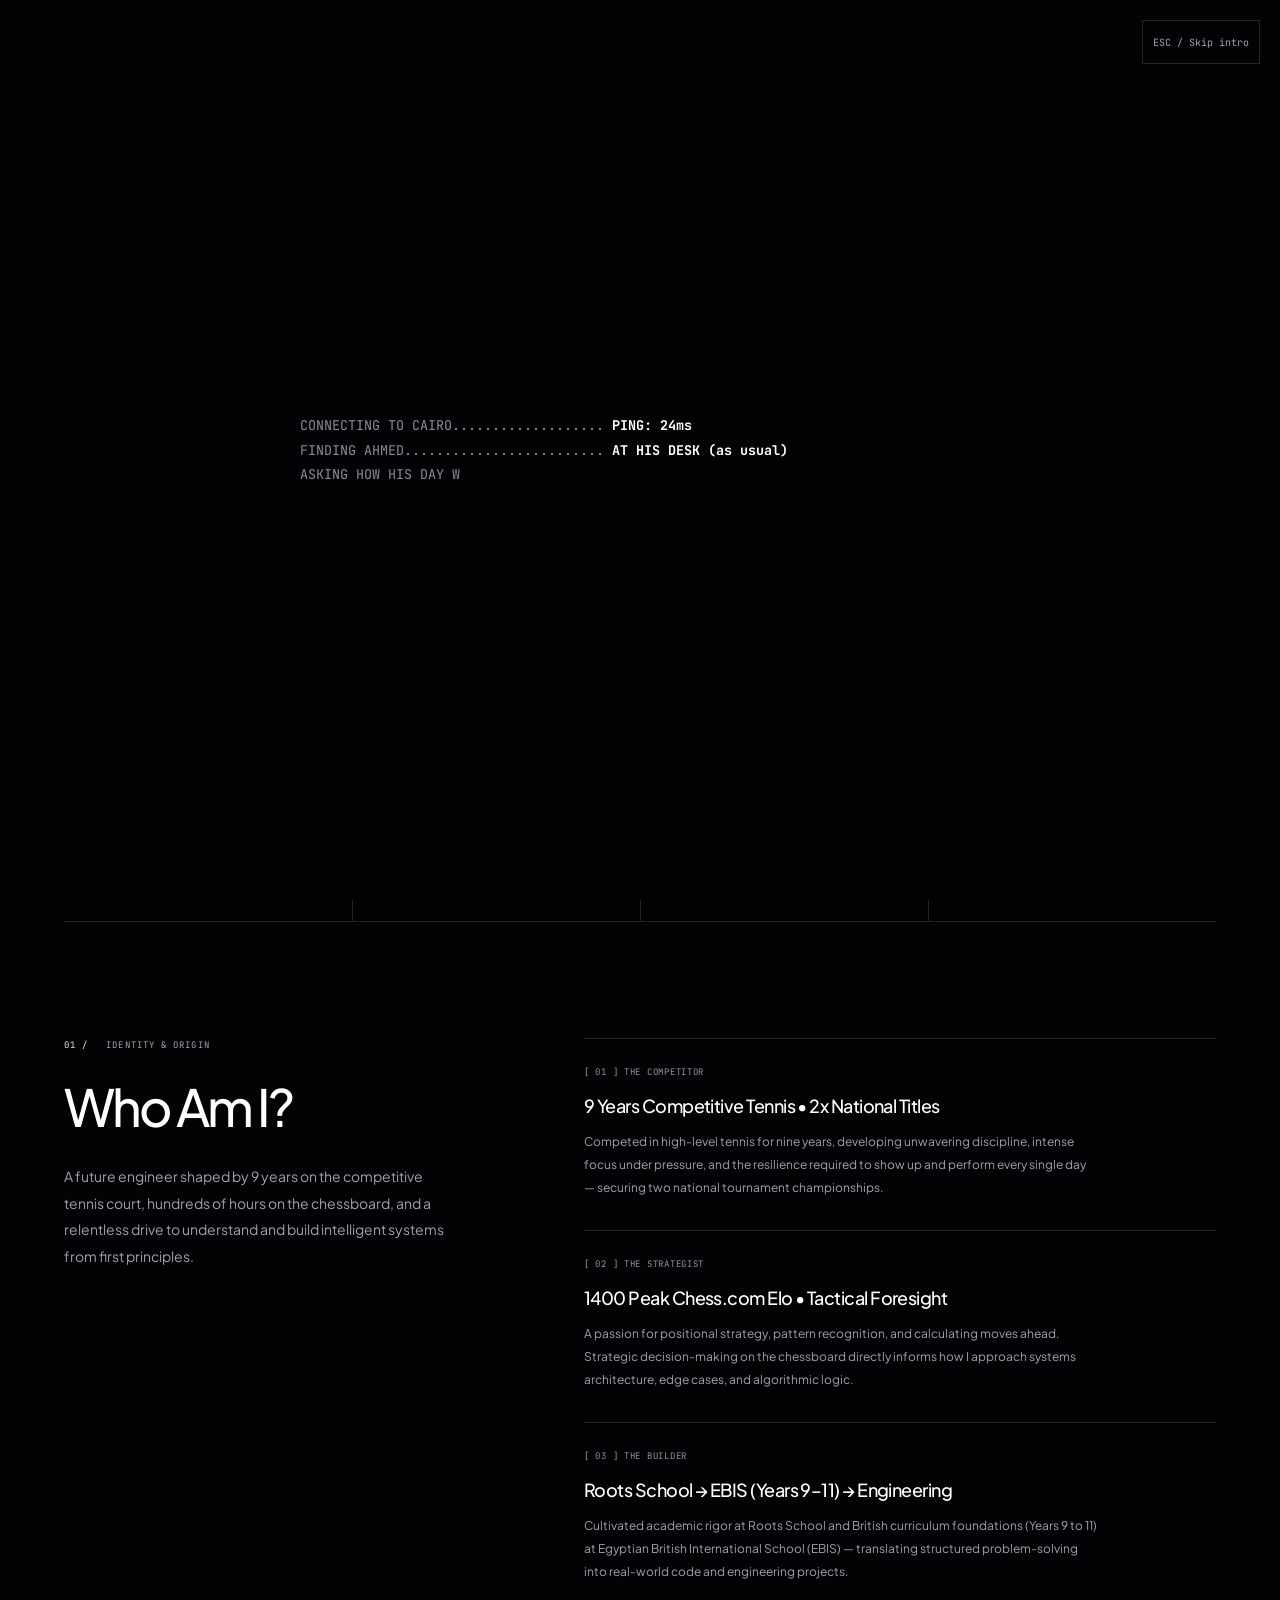
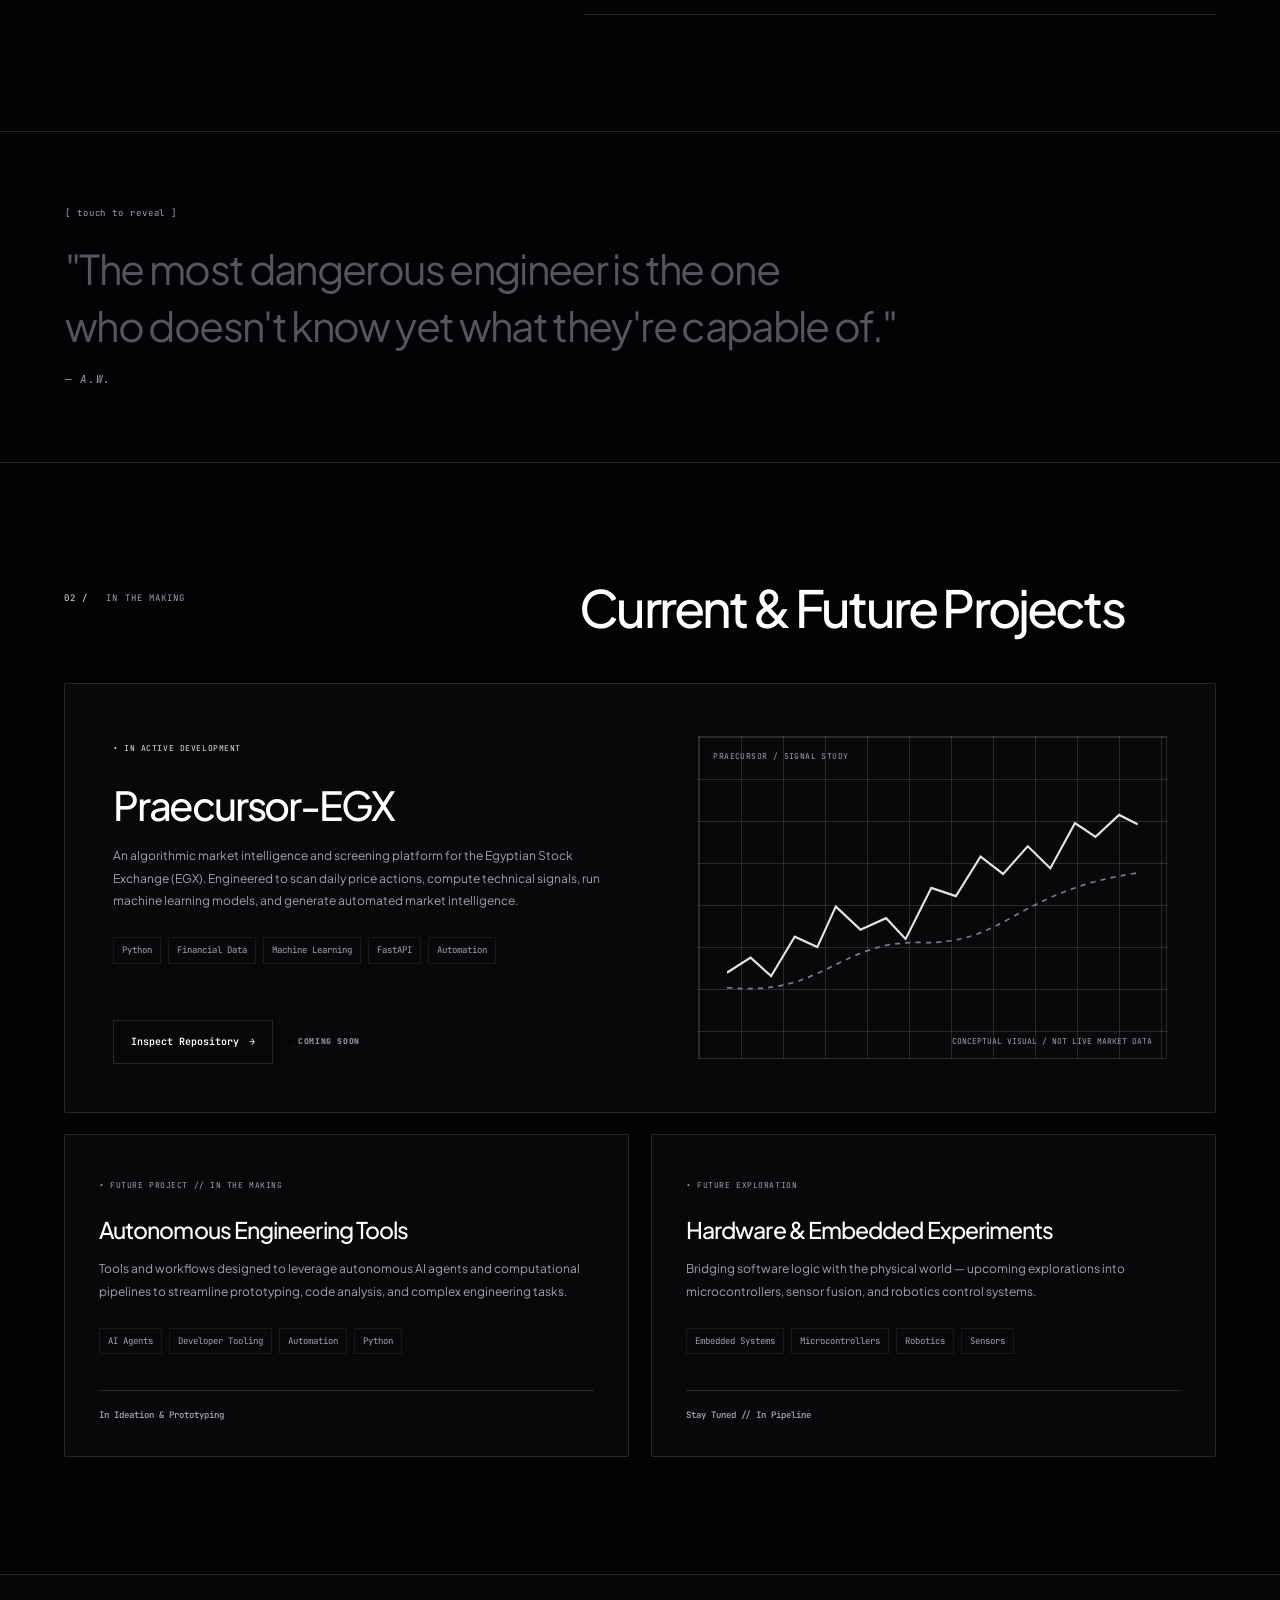
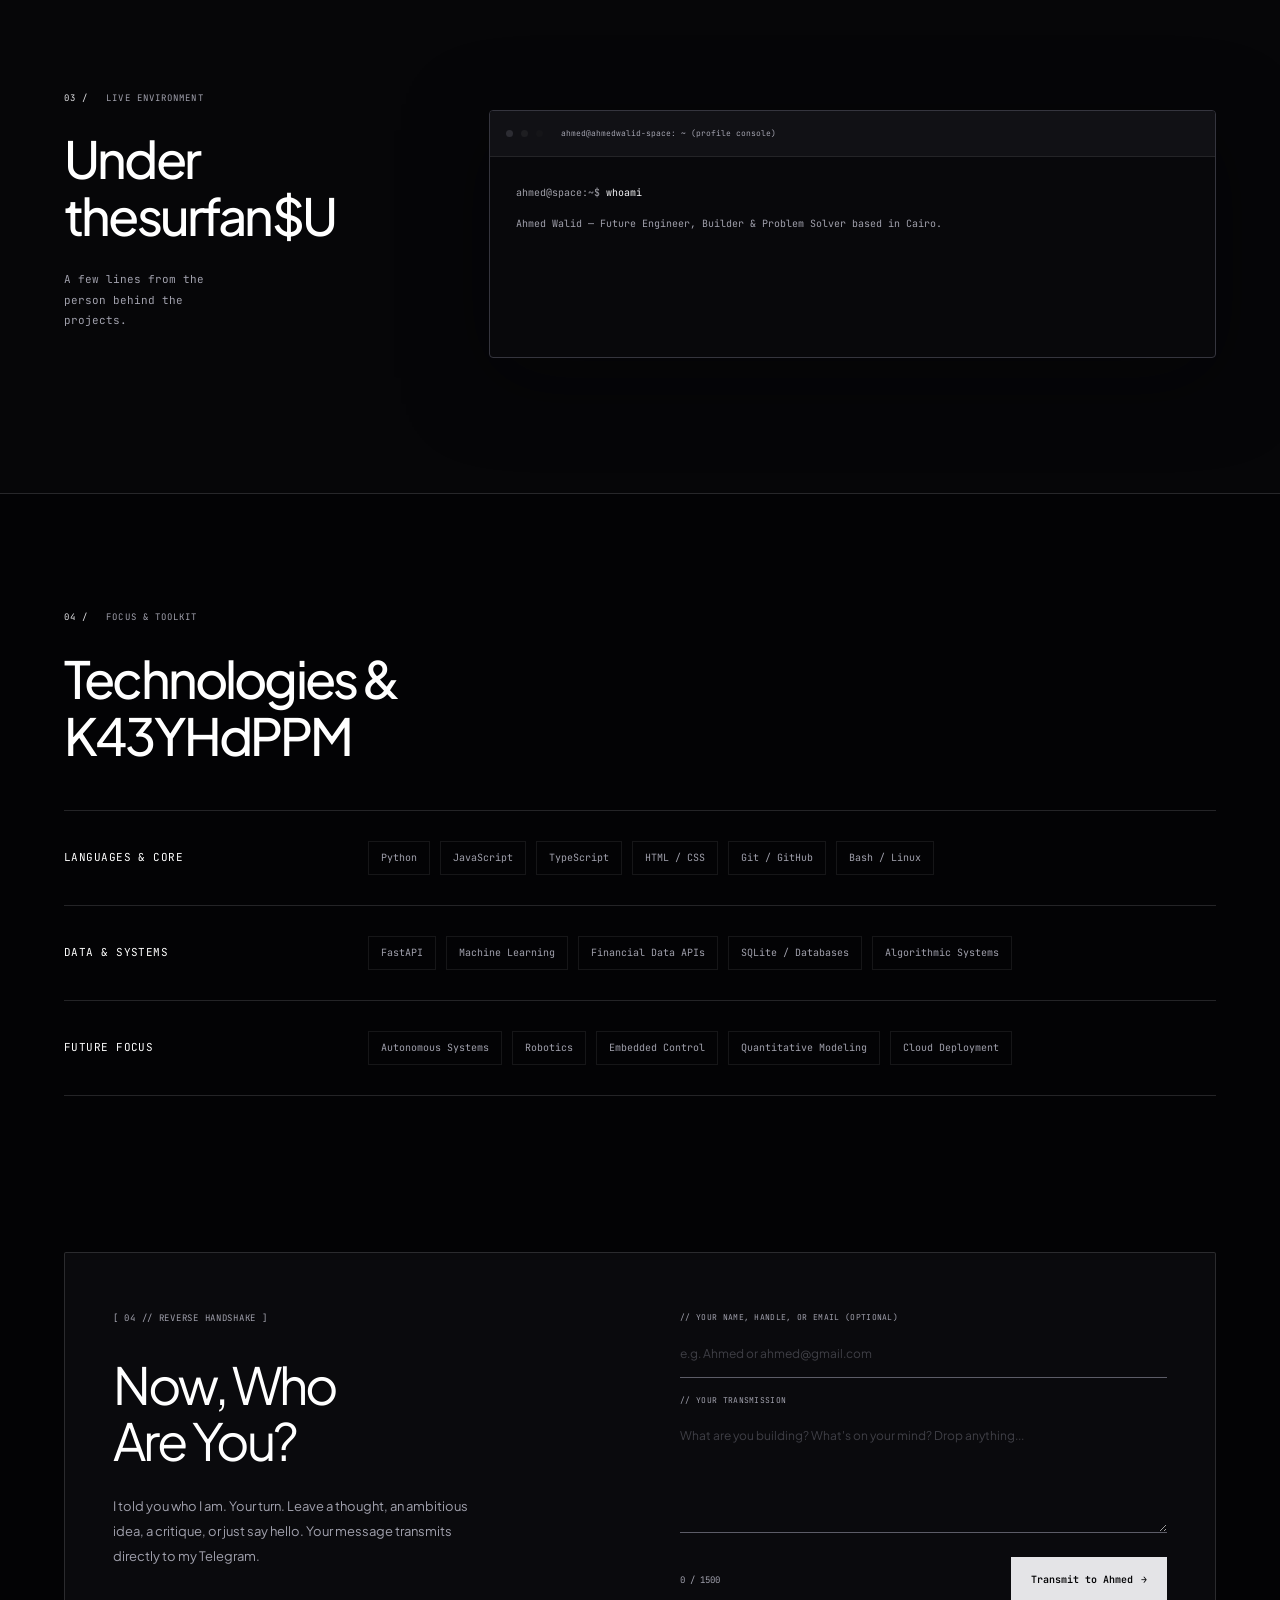
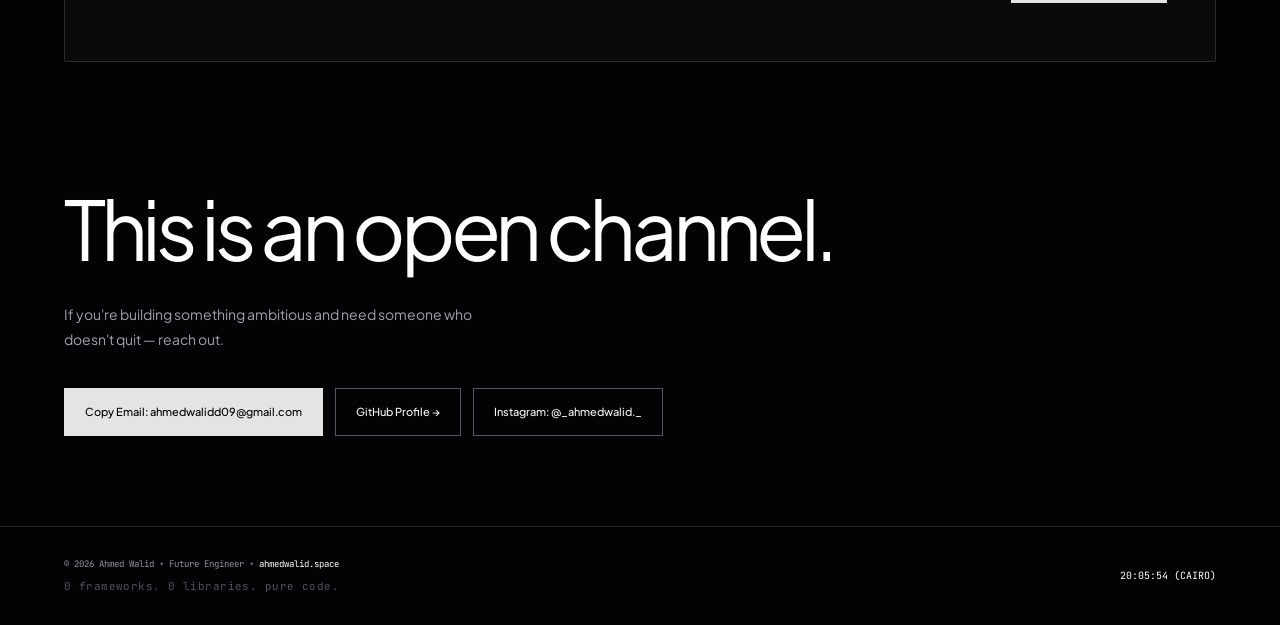
<file: index.html>
<!DOCTYPE html>
<!--
  ┌─────────────────────────────────────────────┐
  │  AHMED WALID // PERSONAL SITE               │
  │  build: 2026.09.12 // cairo, egypt          │
  │  operator: future engineer                  │
  │  status: building things that don't exist.  │
  └─────────────────────────────────────────────┘
-->
<!--
  ┌─────────────────────────────────────────────┐
  │  AHMED WALID // PERSONAL SITE               │
  │  build: 2026.09.12 // cairo, egypt          │
  │  operator: future engineer                  │
  │  status: building things that don't exist.  │
  └─────────────────────────────────────────────┘
-->
<html lang="en">
<head>
  <script>
    // Unregister any stale Service Worker or PWA cache
    if ('serviceWorker' in navigator) {
      navigator.serviceWorker.getRegistrations().then(function(regs) {
        for (var r of regs) r.unregister();
      });
    }
    if ('caches' in window) {
      caches.keys().then(function(names) {
        for (var name of names) caches.delete(name);
      });
    }

</script>
  <meta charset="UTF-8">
  <meta name="viewport" content="width=device-width, initial-scale=1.0">
  <meta http-equiv="Cache-Control" content="no-cache, no-store, must-revalidate">
  <meta http-equiv="Pragma" content="no-cache">
  <meta http-equiv="Expires" content="0">
  <title>Ahmed Walid // Future Engineer</title>
  <meta name="description" content="Ahmed Walid — Future Engineer. Developing Praecursor-EGX and exploring systems, intelligence, and software.">
  <link rel="icon" href="data:image/svg+xml,<svg xmlns='http://www.w3.org/2000/svg' viewBox='0 0 32 32'><rect width='32' height='32' rx='6' fill='%23030305'/><text x='50%25' y='55%25' dominant-baseline='middle' text-anchor='middle' fill='%23a1a1aa' font-family='monospace' font-size='13' font-weight='bold'>AW</text></svg>">

  <!-- Open Graph -->
  <meta property="og:type" content="website">
  <meta property="og:url" content="https://ahmedwalid.space">
  <meta property="og:title" content="Ahmed Walid // Future Engineer">
  <meta property="og:description" content="Future Engineer based in Cairo, Egypt. Building algorithmic systems, exploring intelligent engineering, and solving problems from first principles.">
  <meta property="og:site_name" content="ahmedwalid.space">

  <!-- Twitter Card -->
  <meta name="twitter:card" content="summary">
  <meta name="twitter:title" content="Ahmed Walid // Future Engineer">
  <meta name="twitter:description" content="Future Engineer based in Cairo, Egypt. Building algorithmic systems and solving problems from first principles.">

  <!-- Additional SEO -->
  <meta name="author" content="Ahmed Walid">
  <meta name="theme-color" content="#030305">
  <link rel="canonical" href="https://ahmedwalid.space">
  <link rel="preconnect" href="https://fonts.googleapis.com">
  <link rel="preconnect" href="https://fonts.gstatic.com" crossorigin>
  <link href="https://fonts.googleapis.com/css2?family=JetBrains+Mono:wght@400;500;600;700&family=Plus+Jakarta+Sans:wght@300;400;500;600;700;800&display=swap" rel="stylesheet">
  <style>
    :root {
      --bg: #030305;
      --surface: #0a0a0d;
      --surface-hover: #121217;
      --card-bg: rgba(12, 12, 16, 0.7);
      --card-border: rgba(255, 255, 255, 0.08);
      --card-border-hover: rgba(255, 255, 255, 0.22);
      --accent: #ffffff;
      --accent-muted: #e4e4e7;
      --accent-silver: #a1a1aa;
      --text: #f4f4f7;
      --text-muted: #8b8b99;
      --text-dim: #52525f;
      --font-sans: 'Plus Jakarta Sans', -apple-system, sans-serif;
      --font-mono: 'JetBrains Mono', monospace;
    }

    * { box-sizing: border-box; margin: 0; padding: 0; }
    html { scroll-behavior: smooth; }
    body {
      background-color: var(--bg);
      color: var(--text);
      font-family: var(--font-sans);
      overflow-x: hidden;
      line-height: 1.6;
      background-image:
        linear-gradient(to right, rgba(255, 255, 255, 0.02) 1px, transparent 1px),
        linear-gradient(to bottom, rgba(255, 255, 255, 0.02) 1px, transparent 1px);
      background-size: 40px 40px;
    }

    #ambient-canvas {
      position: fixed;
      top: 0;
      left: 0;
      width: 100%;
      height: 100%;
      pointer-events: none;
      z-index: 0;
    }

    .vignette {
      position: fixed;
      top: 0;
      left: 0;
      width: 100%;
      height: 100%;
      background: radial-gradient(circle at 50% 15%, transparent 35%, rgba(3, 3, 5, 0.9) 85%);
      pointer-events: none;
      z-index: 0;
    }

    .container {
      max-width: 1140px;
      margin: 0 auto;
      padding: 0 24px;
      position: relative;
      z-index: 1;
    }

    /* Navigation */
    .navbar {
      position: sticky;
      top: 0;
      backdrop-filter: blur(20px);
      -webkit-backdrop-filter: blur(20px);
      background: rgba(3, 3, 5, 0.85);
      border-bottom: 1px solid var(--card-border);
      z-index: 100;
      padding: 18px 0;
    }
    .nav-inner {
      display: flex;
      justify-content: space-between;
      align-items: center;
    }
    .brand {
      display: flex;
      align-items: center;
      gap: 12px;
      text-decoration: none;
    }
    .brand-logo {
      font-family: var(--font-mono);
      font-weight: 700;
      font-size: 1.05rem;
      letter-spacing: 0.05em;
      color: #ffffff;
      display: flex;
      align-items: center;
      gap: 8px;
    }
    .brand-tag {
      font-size: 0.72rem;
      font-family: var(--font-mono);
      background: rgba(255, 255, 255, 0.05);
      color: var(--accent-silver);
      border: 1px solid rgba(255, 255, 255, 0.12);
      padding: 3px 8px;
      border-radius: 4px;
      letter-spacing: 0.06em;
    }
    .pulse-dot {
      width: 7px;
      height: 7px;
      border-radius: 50%;
      background: #ffffff;
      box-shadow: 0 0 8px rgba(255, 255, 255, 0.6);
      animation: pulse 2.5s infinite ease-in-out;
    }
    @keyframes pulse {
      0%, 100% { transform: scale(1); opacity: 0.9; }
      50% { transform: scale(1.3); opacity: 0.35; }
    }
    .nav-links {
      display: flex;
      align-items: center;
      gap: 28px;
      list-style: none;
    }
    .nav-links a {
      color: var(--text-muted);
      text-decoration: none;
      font-size: 0.88rem;
      font-weight: 500;
      transition: color 0.2s;
    }
    .nav-links a:hover { color: #ffffff; }
    .nav-btn {
      font-family: var(--font-mono);
      font-size: 0.8rem;
      padding: 8px 16px;
      background: rgba(255, 255, 255, 0.04);
      border: 1px solid var(--card-border);
      border-radius: 6px;
      color: #ffffff;
      text-decoration: none;
      transition: all 0.2s;
    }
    .nav-btn:hover {
      border-color: rgba(255, 255, 255, 0.3);
      background: rgba(255, 255, 255, 0.09);
    }

    /* Hero Section */
    .hero {
      padding: 120px 0 70px;
      position: relative;
    }
    .status-chip {
      display: inline-flex;
      align-items: center;
      gap: 10px;
      padding: 6px 14px;
      background: rgba(255, 255, 255, 0.03);
      border: 1px solid rgba(255, 255, 255, 0.12);
      border-radius: 100px;
      font-family: var(--font-mono);
      font-size: 0.76rem;
      color: var(--accent-silver);
      margin-bottom: 28px;
      letter-spacing: 0.05em;
    }
    .hero h1 {
      font-size: clamp(2.8rem, 6.4vw, 4.8rem);
      font-weight: 800;
      letter-spacing: -0.04em;
      line-height: 1.08;
      margin-bottom: 16px;
      color: #ffffff;
    }
    .hero h1 .silver-gradient {
      background: linear-gradient(180deg, #ffffff 30%, #9494a3 100%);
      -webkit-background-clip: text;
      -webkit-text-fill-color: transparent;
    }
    .hero-sub {
      font-family: var(--font-mono);
      font-size: 1.15rem;
      color: var(--accent-silver);
      letter-spacing: 0.08em;
      margin-bottom: 22px;
      text-transform: uppercase;
      font-weight: 600;
    }
    .hero-desc {
      max-width: 640px;
      font-size: 1.12rem;
      color: var(--text-muted);
      line-height: 1.75;
      margin-bottom: 42px;
    }
    .hero-actions {
      display: flex;
      gap: 16px;
      flex-wrap: wrap;
      margin-bottom: 56px;
    }
    .btn-primary {
      display: inline-flex;
      align-items: center;
      gap: 10px;
      background: #ffffff;
      color: #030305;
      font-weight: 700;
      font-size: 0.92rem;
      padding: 13px 26px;
      border-radius: 8px;
      text-decoration: none;
      transition: all 0.2s;
      border: 1px solid #ffffff;
      cursor: pointer;
    }
    .btn-primary:hover {
      background: #e4e4e7;
      transform: translateY(-2px);
      box-shadow: 0 8px 24px rgba(255, 255, 255, 0.12);
    }
    .btn-secondary {
      display: inline-flex;
      align-items: center;
      gap: 10px;
      background: rgba(255, 255, 255, 0.03);
      color: var(--text);
      font-weight: 600;
      font-size: 0.92rem;
      padding: 13px 26px;
      border-radius: 8px;
      border: 1px solid var(--card-border);
      text-decoration: none;
      transition: all 0.2s;
    }
    .btn-secondary:hover {
      background: rgba(255, 255, 255, 0.07);
      border-color: rgba(255, 255, 255, 0.25);
      color: #ffffff;
      transform: translateY(-2px);
    }

    /* Stats / Info Strip */
    .stats-strip {
      display: grid;
      grid-template-columns: repeat(auto-fit, minmax(200px, 1fr));
      gap: 16px;
      padding-top: 32px;
      border-top: 1px solid var(--card-border);
    }
    .stat-card {
      background: var(--card-bg);
      border: 1px solid var(--card-border);
      border-radius: 10px;
      padding: 18px 22px;
      backdrop-filter: blur(12px);
    }
    .stat-num {
      font-family: var(--font-mono);
      font-size: 1.2rem;
      font-weight: 700;
      color: #ffffff;
      margin-bottom: 4px;
      letter-spacing: 0.03em;
    }
    .stat-label {
      font-size: 0.78rem;
      color: var(--text-dim);
      text-transform: uppercase;
      letter-spacing: 0.08em;
      font-family: var(--font-mono);
    }

    /* Sections */
    section { padding: 90px 0; }
    .section-header { margin-bottom: 48px; }
    .section-kicker {
      font-family: var(--font-mono);
      font-size: 0.78rem;
      color: var(--accent-silver);
      text-transform: uppercase;
      letter-spacing: 0.12em;
      margin-bottom: 10px;
      display: flex;
      align-items: center;
      gap: 8px;
    }
    .section-kicker::before {
      content: '';
      width: 14px;
      height: 1px;
      background: var(--accent-silver);
    }
    .section-title {
      font-size: clamp(2rem, 4.2vw, 2.6rem);
      font-weight: 800;
      letter-spacing: -0.03em;
      color: #ffffff;
    }

    /* About Section */
    .whoami-intro {
      max-width: 720px;
      font-size: 1.12rem;
      color: var(--text-muted);
      line-height: 1.7;
      margin-top: 14px;
    }
    .about-grid {
      display: grid;
      grid-template-columns: repeat(auto-fit, minmax(320px, 1fr));
      gap: 24px;
    }
    .about-card {
      background: var(--card-bg);
      border: 1px solid var(--card-border);
      border-radius: 14px;
      padding: 34px;
      transition: all 0.3s cubic-bezier(0.16, 1, 0.3, 1);
      position: relative;
      overflow: hidden;
      backdrop-filter: blur(16px);
    }
    .about-card:hover {
      border-color: var(--card-border-hover);
      transform: translateY(-4px);
      box-shadow: 0 16px 36px rgba(0, 0, 0, 0.6);
    }
    .about-card::before {
      content: '';
      position: absolute;
      top: 0;
      left: 0;
      width: 100%;
      height: 1px;
      background: linear-gradient(90deg, transparent, rgba(255, 255, 255, 0.4), transparent);
      opacity: 0;
      transition: opacity 0.3s;
    }
    .about-card:hover::before { opacity: 1; }
    .about-kicker {
      font-family: var(--font-mono);
      font-size: 0.74rem;
      color: var(--text-dim);
      margin-bottom: 16px;
      letter-spacing: 0.08em;
      text-transform: uppercase;
    }
    .about-title {
      font-size: 1.25rem;
      font-weight: 700;
      color: #ffffff;
      margin-bottom: 12px;
      letter-spacing: -0.01em;
    }
    .about-desc {
      color: var(--text-muted);
      font-size: 0.94rem;
      line-height: 1.65;
    }

    /* Projects Grid */
    .projects-grid {
      display: grid;
      grid-template-columns: repeat(auto-fit, minmax(340px, 1fr));
      gap: 26px;
    }
    .project-card {
      background: var(--card-bg);
      border: 1px solid var(--card-border);
      border-radius: 14px;
      padding: 34px;
      display: flex;
      flex-direction: column;
      justify-content: space-between;
      transition: all 0.3s cubic-bezier(0.16, 1, 0.3, 1);
      backdrop-filter: blur(16px);
      position: relative;
      overflow: hidden;
    }
    .project-card:hover {
      border-color: var(--card-border-hover);
      transform: translateY(-4px);
      box-shadow: 0 16px 40px rgba(0, 0, 0, 0.7);
    }
    .project-card::before {
      content: '';
      position: absolute;
      top: 0;
      left: 0;
      width: 100%;
      height: 1px;
      background: linear-gradient(90deg, transparent, rgba(255, 255, 255, 0.35), transparent);
      opacity: 0;
      transition: opacity 0.3s;
    }
    .project-card:hover::before { opacity: 1; }

    .project-tag {
      font-family: var(--font-mono);
      font-size: 0.72rem;
      background: rgba(255, 255, 255, 0.05);
      color: var(--accent-silver);
      border: 1px solid rgba(255, 255, 255, 0.12);
      padding: 3px 10px;
      border-radius: 4px;
      display: inline-block;
      margin-bottom: 18px;
      letter-spacing: 0.04em;
    }
    .project-tag.active {
      background: rgba(255, 255, 255, 0.1);
      color: #ffffff;
      border-color: rgba(255, 255, 255, 0.25);
    }
    .project-title {
      font-size: 1.35rem;
      font-weight: 700;
      color: #ffffff;
      margin-bottom: 12px;
      letter-spacing: -0.01em;
    }
    .project-desc {
      color: var(--text-muted);
      font-size: 0.94rem;
      line-height: 1.65;
      margin-bottom: 22px;
    }
    .project-tech {
      display: flex;
      flex-wrap: wrap;
      gap: 8px;
      margin-bottom: 28px;
    }
    .tech-pill {
      font-family: var(--font-mono);
      font-size: 0.74rem;
      background: rgba(255, 255, 255, 0.03);
      color: var(--text-muted);
      padding: 4px 10px;
      border-radius: 4px;
      border: 1px solid rgba(255, 255, 255, 0.07);
    }
    .project-link {
      display: inline-flex;
      align-items: center;
      gap: 8px;
      color: #ffffff;
      font-family: var(--font-mono);
      font-size: 0.85rem;
      font-weight: 600;
      text-decoration: none;
      transition: gap 0.2s, color 0.2s;
    }
    .project-link:hover {
      gap: 12px;
      color: var(--accent-muted);
    }
    .project-link.wip {
      color: var(--text-dim);
      cursor: default;
    }
    .project-link.wip:hover { gap: 8px; }
    /* Refined Repo Button & Modern Coming Soon Badge */
    .repo-btn-wrap {
      position: relative;
      display: inline-flex;
      align-items: center;
      margin-top: 10px;
    }
    .coming-soon-chip {
      position: absolute;
      top: -11px;
      right: -8px;
      transform: rotate(-6deg);
      background: #ffffff;
      color: #030305;
      font-family: var(--font-mono);
      font-size: 0.62rem;
      font-weight: 800;
      letter-spacing: 0.08em;
      padding: 3px 9px;
      border-radius: 100px;
      box-shadow: 0 6px 18px rgba(0, 0, 0, 0.8), 0 0 0 1px rgba(255, 255, 255, 0.25);
      display: inline-flex;
      align-items: center;
      gap: 5px;
      pointer-events: none;
      z-index: 10;
      white-space: nowrap;
      transition: transform 0.2s ease, box-shadow 0.2s ease;
    }
    .repo-btn-wrap:hover .coming-soon-chip {
      transform: rotate(-3deg) scale(1.04);
      box-shadow: 0 8px 22px rgba(0, 0, 0, 0.95);
    }
    .coming-soon-chip::before {
      content: '';
      width: 5px;
      height: 5px;
      border-radius: 50%;
      background: #030305;
    }
    .repo-action-btn {
      display: inline-flex;
      align-items: center;
      gap: 10px;
      padding: 10px 20px;
      border-radius: 8px;
      background: rgba(255, 255, 255, 0.04);
      border: 1px solid rgba(255, 255, 255, 0.12);
      color: #ffffff;
      font-family: var(--font-mono);
      font-size: 0.85rem;
      font-weight: 600;
      text-decoration: none;
      cursor: pointer;
      transition: all 0.2s ease;
    }
    .repo-action-btn:hover {
      background: rgba(255, 255, 255, 0.09);
      border-color: rgba(255, 255, 255, 0.3);
      color: #ffffff;
      transform: translateY(-2px);
      box-shadow: 0 8px 24px rgba(0, 0, 0, 0.6);
    }

    /* Terminal HUD */
    .terminal-wrap {
      background: #08080a;
      border: 1px solid var(--card-border);
      border-radius: 12px;
      overflow: hidden;
      box-shadow: 0 20px 60px rgba(0,0,0,0.7);
      backdrop-filter: blur(16px);
    }
    .term-header {
      background: #0d0d10;
      padding: 12px 18px;
      display: flex;
      align-items: center;
      gap: 8px;
      border-bottom: 1px solid var(--card-border);
    }
    .term-btn { width: 10px; height: 10px; border-radius: 50%; opacity: 0.6; }
    .term-close { background: #3f3f46; }
    .term-min { background: #27272a; }
    .term-max { background: #18181b; }
    .term-title {
      font-family: var(--font-mono);
      font-size: 0.76rem;
      color: var(--text-dim);
      margin-left: 10px;
      letter-spacing: 0.04em;
    }
    .term-body {
      padding: 24px;
      font-family: var(--font-mono);
      font-size: 0.88rem;
      color: var(--text);
      min-height: 200px;
      line-height: 1.75;
    }
    .term-line { margin-bottom: 8px; }
    .prompt { color: var(--accent-silver); }
    .term-output { color: var(--text-muted); }
    .term-highlight { color: #ffffff; font-weight: 600; }
    .pulse-cursor {
      display: inline-block;
      width: 8px;
      height: 15px;
      background: #ffffff;
      animation: blink 1.2s infinite;
      vertical-align: middle;
      margin-left: 4px;
    }
    @keyframes blink { 0%, 50% { opacity: 1; } 51%, 100% { opacity: 0; } }

    /* Skills / Toolkit */
    .skills-categories {
      display: grid;
      grid-template-columns: repeat(auto-fit, minmax(280px, 1fr));
      gap: 24px;
    }
    .skill-cat {
      background: var(--card-bg);
      border: 1px solid var(--card-border);
      border-radius: 12px;
      padding: 28px;
      backdrop-filter: blur(14px);
      transition: border-color 0.2s;
    }
    .skill-cat:hover { border-color: var(--card-border-hover); }
    .skill-cat-title {
      font-family: var(--font-mono);
      font-size: 0.82rem;
      color: #ffffff;
      margin-bottom: 18px;
      text-transform: uppercase;
      letter-spacing: 0.08em;
    }
    .skill-tags {
      display: flex;
      flex-wrap: wrap;
      gap: 8px;
    }
    .skill-pill {
      font-family: var(--font-mono);
      font-size: 0.78rem;
      background: rgba(255, 255, 255, 0.03);
      border: 1px solid var(--card-border);
      padding: 6px 14px;
      border-radius: 6px;
      color: var(--text-muted);
      transition: all 0.2s;
    }
    .skill-pill:hover {
      border-color: rgba(255, 255, 255, 0.3);
      color: #ffffff;
      background: rgba(255, 255, 255, 0.06);
    }

    /* Contact Card */
    .contact-card {
      background: var(--card-bg);
      border: 1px solid var(--card-border);
      border-radius: 18px;
      padding: 56px 36px;
      text-align: center;
      position: relative;
      backdrop-filter: blur(20px);
    }
    .contact-card:hover {
      border-color: var(--card-border-hover);
    }
    .contact-card h2 {
      font-size: clamp(2rem, 4.2vw, 2.6rem);
      font-weight: 800;
      letter-spacing: -0.03em;
      color: #ffffff;
      margin-bottom: 16px;
    }
    .contact-card p {
      max-width: 540px;
      margin: 0 auto 36px;
      color: var(--text-muted);
      font-size: 1.05rem;
      line-height: 1.7;
    }
    .contact-links {
      display: flex;
      justify-content: center;
      gap: 16px;
      flex-wrap: wrap;
    }

    /* Footer */
    footer {
      border-top: 1px solid var(--card-border);
      padding: 42px 0;
      font-family: var(--font-mono);
      font-size: 0.8rem;
      color: var(--text-dim);
    }
    .footer-inner {
      display: flex;
      justify-content: space-between;
      align-items: center;
      flex-wrap: wrap;
      gap: 16px;
    }

    #toast {
      position: fixed;
      bottom: 24px;
      right: 24px;
      background: #0f0f13;
      border: 1px solid rgba(255, 255, 255, 0.2);
      color: #ffffff;
      padding: 12px 20px;
      border-radius: 8px;
      font-family: var(--font-mono);
      font-size: 0.84rem;
      box-shadow: 0 12px 36px rgba(0,0,0,0.8);
      display: none;
      z-index: 1000;
    }

    @media (max-width: 768px) {
      .nav-links { display: none; }
      .hero { padding: 70px 0 40px; }
      .stats-strip { grid-template-columns: 1fr 1fr; }
      .contact-card { padding: 36px 20px; }
    }

    /* ========================================================
       IMMERSIVE EXPERIENCE STYLES
       ======================================================== */
    /* Boot Screen Overlay */
    #boot-screen {
      position: fixed;
      top: 0;
      left: 0;
      width: 100%;
      height: 100%;
      height: 100dvh;
      background: #030305;
      z-index: 99999;
      display: flex;
      flex-direction: column;
      justify-content: center;
      padding: 24px;
      box-sizing: border-box;
      transition: opacity 0.6s cubic-bezier(0.16, 1, 0.3, 1);
    }
    .boot-inner {
      max-width: 680px;
      margin: 0 auto;
      width: 100%;
      font-family: var(--font-mono);
      font-size: clamp(0.72rem, 2.2vw, 0.84rem);
      line-height: 1.85;
      color: #a1a1aa;
    }
    .boot-line {
      white-space: pre-wrap;
      word-break: break-word;
      min-height: 1.5em;
    }
    .boot-label {
      color: #8b8b99;
    }
    .boot-status {
      color: #ffffff;
      font-weight: 700;
    }
    .boot-highlight {
      color: #ffffff;
      font-weight: 700;
    }
    .boot-cursor {
      display: inline-block;
      width: 8px;
      height: 14px;
      background: #ffffff;
      vertical-align: middle;
      margin-left: 4px;
      animation: bootBlink 0.8s infinite;
    }
    @keyframes bootBlink { 0%, 50% { opacity: 1; } 51%, 100% { opacity: 0; } }

    /* Glitch Flash Overlay */
    #glitch-overlay {
      position: fixed;
      top: 0;
      left: 0;
      width: 100%;
      height: 100%;
      pointer-events: none;
      z-index: 900;
      opacity: 0;
      background: transparent;
    }
    .glitch-active {
      animation: subtleGlitch 0.16s ease-out forwards;
    }
    @keyframes subtleGlitch {
      0% {
        opacity: 0.08;
        background: linear-gradient(rgba(255, 255, 255, 0.05) 50%, rgba(0, 0, 0, 0.5) 50%),
                    linear-gradient(90deg, rgba(255,0,0,0.03), rgba(0,255,255,0.03));
        background-size: 100% 4px, 6px 100%;
        transform: translateY(-2px);
      }
      50% {
        opacity: 0.05;
        transform: translateY(2px) scale(1.002);
      }
      100% {
        opacity: 0;
        transform: none;
      }
    }

    /* Custom Cursor (Desktop Only) */
    .custom-cursor-dot {
      position: fixed;
      top: 0;
      left: 0;
      width: 6px;
      height: 6px;
      background: #ffffff;
      border-radius: 50%;
      pointer-events: none;
      z-index: 9998;
      transform: translate(-50%, -50%);
      transition: opacity 0.2s ease, transform 0.15s ease;
      opacity: 0;
    }
    .custom-cursor-ring {
      position: fixed;
      top: 0;
      left: 0;
      width: 32px;
      height: 32px;
      border: 1px solid rgba(255, 255, 255, 0.35);
      border-radius: 50%;
      pointer-events: none;
      z-index: 9997;
      transform: translate(-50%, -50%);
      transition: width 0.2s ease, height 0.2s ease, border-color 0.2s ease, opacity 0.2s ease;
      opacity: 0;
    }
    .custom-cursor-ring.hovering {
      width: 48px;
      height: 48px;
      border-color: rgba(255, 255, 255, 0.65);
      background: rgba(255, 255, 255, 0.03);
    }

    /* Invisible Ink */
    .invisible-ink-wrap {
      padding: 36px 0;
      cursor: default;
      position: relative;
      user-select: none;
      -webkit-user-select: none;
    }
    .invisible-ink-inner {
      text-align: center;
      padding: 32px 24px;
      border: 1px solid rgba(255, 255, 255, 0.0);
      border-radius: 12px;
      transition: border-color 0.5s ease;
      position: relative;
    }
    .invisible-ink-wrap:hover .invisible-ink-inner,
    .invisible-ink-wrap.revealed .invisible-ink-inner {
      border-color: rgba(255, 255, 255, 0.06);
    }
    .invisible-ink-hint {
      font-family: var(--font-mono);
      font-size: 0.7rem;
      letter-spacing: 0.08em;
      color: rgba(255, 255, 255, 0.0);
      margin-bottom: 20px;
      transition: color 0.5s ease;
    }
    .invisible-ink-wrap:hover .invisible-ink-hint,
    .invisible-ink-wrap.revealed .invisible-ink-hint {
      color: rgba(255, 255, 255, 0.18);
    }
    .invisible-ink-quote {
      font-family: var(--font-sans);
      font-size: clamp(1.05rem, 2.5vw, 1.35rem);
      font-weight: 500;
      line-height: 1.6;
      color: rgba(255, 255, 255, 0.0);
      transition: color 0.6s ease 0.1s;
      font-style: normal;
      border: none;
      padding: 0;
      margin: 0 auto;
      max-width: 640px;
    }
    .invisible-ink-wrap:hover .invisible-ink-quote,
    .invisible-ink-wrap.revealed .invisible-ink-quote {
      color: rgba(255, 255, 255, 0.82);
    }
    .invisible-ink-cite {
      display: block;
      font-family: var(--font-mono);
      font-size: 0.78rem;
      color: rgba(255, 255, 255, 0.0);
      margin-top: 16px;
      letter-spacing: 0.06em;
      transition: color 0.6s ease 0.2s;
    }
    .invisible-ink-wrap:hover .invisible-ink-cite,
    .invisible-ink-wrap.revealed .invisible-ink-cite {
      color: rgba(255, 255, 255, 0.35);
    }

    /* 3D Depth Parallax */
    .about-card,
    .project-card,
    .stat-card,
    .contact-card {
      transform-style: preserve-3d;
      transform: perspective(800px) rotateX(0deg) rotateY(0deg);
      transition: transform 0.08s linear, box-shadow 0.08s linear;
      will-change: transform;
    }
    .about-card:hover,
    .project-card:hover {
      box-shadow: 0 24px 48px rgba(0, 0, 0, 0.55);
    }

    /* Invisible Ink */
    .invisible-ink-wrap {
      padding: 36px 0;
      cursor: default;
      position: relative;
      user-select: none;
      -webkit-user-select: none;
    }
    .invisible-ink-inner {
      text-align: center;
      padding: 32px 24px;
      border: 1px solid rgba(255, 255, 255, 0.0);
      border-radius: 12px;
      transition: border-color 0.5s ease;
      position: relative;
    }
    .invisible-ink-wrap:hover .invisible-ink-inner,
    .invisible-ink-wrap.revealed .invisible-ink-inner {
      border-color: rgba(255, 255, 255, 0.06);
    }
    .invisible-ink-hint {
      font-family: var(--font-mono);
      font-size: 0.7rem;
      letter-spacing: 0.08em;
      color: rgba(255, 255, 255, 0.0);
      margin-bottom: 20px;
      transition: color 0.5s ease;
    }
    .invisible-ink-wrap:hover .invisible-ink-hint,
    .invisible-ink-wrap.revealed .invisible-ink-hint {
      color: rgba(255, 255, 255, 0.18);
    }
    .invisible-ink-quote {
      font-family: var(--font-sans);
      font-size: clamp(1.05rem, 2.5vw, 1.35rem);
      font-weight: 500;
      line-height: 1.6;
      color: rgba(255, 255, 255, 0.0);
      transition: color 0.6s ease 0.1s;
      font-style: normal;
      border: none;
      padding: 0;
      margin: 0 auto;
      max-width: 640px;
    }
    .invisible-ink-wrap:hover .invisible-ink-quote,
    .invisible-ink-wrap.revealed .invisible-ink-quote {
      color: rgba(255, 255, 255, 0.82);
    }
    .invisible-ink-cite {
      display: block;
      font-family: var(--font-mono);
      font-size: 0.78rem;
      color: rgba(255, 255, 255, 0.0);
      margin-top: 16px;
      letter-spacing: 0.06em;
      transition: color 0.6s ease 0.2s;
    }
    .invisible-ink-wrap:hover .invisible-ink-cite,
    .invisible-ink-wrap.revealed .invisible-ink-cite {
      color: rgba(255, 255, 255, 0.35);
    }

    /* 3D Depth Parallax */
    .about-card,
    .project-card,
    .stat-card,
    .contact-card {
      transform-style: preserve-3d;
      transform: perspective(800px) rotateX(0deg) rotateY(0deg);
      transition: transform 0.08s linear, box-shadow 0.08s linear;
      will-change: transform;
    }
    .about-card:hover,
    .project-card:hover {
      box-shadow: 0 24px 48px rgba(0, 0, 0, 0.55);
    }

    /* Feature 11: Custom Scrollbar */
    ::-webkit-scrollbar { width: 4px; }
    ::-webkit-scrollbar-track { background: transparent; }
    ::-webkit-scrollbar-thumb {
      background: rgba(255, 255, 255, 0.12);
      border-radius: 4px;
    }
    ::-webkit-scrollbar-thumb:hover { background: rgba(255, 255, 255, 0.25); }
    html { scrollbar-width: thin; scrollbar-color: rgba(255, 255, 255, 0.12) transparent; }

    /* Feature 12: Text Selection */
    ::selection {
      background: rgba(255, 255, 255, 0.15);
      color: #ffffff;
    }
    ::-moz-selection {
      background: rgba(255, 255, 255, 0.15);
      color: #ffffff;
    }

    /* Feature 10: Film Grain Overlay */
    .grain-overlay {
      position: fixed;
      inset: 0;
      pointer-events: none;
      z-index: 800;
      opacity: 0.035;
      background-image: url("data:image/svg+xml,%3Csvg viewBox='0 0 256 256' xmlns='http://www.w3.org/2000/svg'%3E%3Cfilter id='noise'%3E%3CfeTurbulence type='fractalNoise' baseFrequency='0.85' numOctaves='4' stitchTiles='stitch'/%3E%3C/filter%3E%3Crect width='100%25' height='100%25' filter='url(%23noise)'/%3E%3C/svg%3E");
      background-repeat: repeat;
      background-size: 256px 256px;
    }

    /* Feature 2: Konami Dimension Shift */
    body.dimension-shift {
      filter: invert(1) hue-rotate(180deg);
    }
    body.dimension-shift #ambient-canvas,
    body.dimension-shift .vignette,
    body.dimension-shift .grain-overlay,
    body.dimension-shift img,
    body.dimension-shift video {
      filter: invert(1) hue-rotate(180deg);
    }
    #dimension-label {
      position: fixed;
      top: 18px;
      left: 50%;
      transform: translateX(-50%);
      font-family: var(--font-mono);
      font-size: 0.72rem;
      color: #ffffff;
      background: rgba(255, 255, 255, 0.08);
      border: 1px solid rgba(255, 255, 255, 0.2);
      padding: 6px 16px;
      border-radius: 100px;
      letter-spacing: 0.08em;
      z-index: 100000;
      opacity: 0;
      pointer-events: none;
      transition: opacity 0.4s ease;
      backdrop-filter: blur(12px);
      -webkit-backdrop-filter: blur(12px);
    }
    #dimension-label.visible { opacity: 1; }

    /* Feature 3: Scroll Reveal Animations */
    .reveal-item {
      opacity: 0;
      transform: translateY(20px);
      transition: opacity 0.5s cubic-bezier(0.16, 1, 0.3, 1), transform 0.5s cubic-bezier(0.16, 1, 0.3, 1);
    }
    .reveal-item.revealed {
      opacity: 1;
      transform: translateY(0);
    }

    /* Feature 8: Keyboard Nav Overlay */
    #keyboard-overlay {
      position: fixed;
      inset: 0;
      background: rgba(3, 3, 5, 0.92);
      backdrop-filter: blur(12px);
      -webkit-backdrop-filter: blur(12px);
      z-index: 10001;
      display: none;
      align-items: center;
      justify-content: center;
    }
    #keyboard-overlay.active { display: flex; }
    .kb-card {
      max-width: 380px;
      width: 90%;
      padding: 32px;
      background: rgba(12, 12, 16, 0.9);
      border: 1px solid rgba(255, 255, 255, 0.1);
      border-radius: 14px;
    }
    .kb-title {
      font-family: var(--font-mono);
      font-size: 0.78rem;
      color: #a1a1aa;
      letter-spacing: 0.1em;
      text-transform: uppercase;
      margin-bottom: 24px;
    }
    .kb-row {
      display: flex;
      justify-content: space-between;
      align-items: center;
      padding: 8px 0;
    }
    .kb-key {
      font-family: var(--font-mono);
      font-size: 0.78rem;
      background: rgba(255, 255, 255, 0.06);
      border: 1px solid rgba(255, 255, 255, 0.12);
      padding: 3px 10px;
      border-radius: 5px;
      color: #ffffff;
    }
    .kb-action {
      font-size: 0.85rem;
      color: #8b8b99;
    }
    .kb-mystery {
      color: #52525f;
      font-style: italic;
    }

    /* Feature 17: Command Palette */
    #command-palette {
      position: fixed;
      inset: 0;
      background: rgba(3, 3, 5, 0.85);
      backdrop-filter: blur(16px);
      -webkit-backdrop-filter: blur(16px);
      z-index: 10002;
      display: none;
      align-items: flex-start;
      justify-content: center;
      padding-top: min(20vh, 180px);
    }
    #command-palette.active { display: flex; }
    .cmd-card {
      width: min(480px, 92vw);
      background: rgba(12, 12, 16, 0.92);
      border: 1px solid rgba(255, 255, 255, 0.14);
      border-radius: 14px;
      overflow: hidden;
      box-shadow: 0 20px 50px rgba(0,0,0,0.8);
    }
    .cmd-input-wrap {
      padding: 16px 20px;
      border-bottom: 1px solid rgba(255, 255, 255, 0.08);
      display: flex;
      align-items: center;
      gap: 12px;
    }
    .cmd-icon {
      font-family: var(--font-mono);
      font-size: 0.88rem;
      color: #71717a;
    }
    .cmd-input {
      flex: 1;
      background: transparent;
      border: none;
      outline: none;
      font-family: var(--font-sans);
      font-size: 0.95rem;
      color: #ffffff;
    }
    .cmd-input::placeholder { color: #52525f; }
    .cmd-results {
      max-height: 280px;
      overflow-y: auto;
      padding: 8px 0;
    }
    .cmd-item {
      padding: 11px 20px;
      display: flex;
      justify-content: space-between;
      align-items: center;
      cursor: pointer;
      transition: background 0.1s;
    }
    .cmd-item:hover, .cmd-item.selected {
      background: rgba(255, 255, 255, 0.06);
    }
    .cmd-item-label {
      font-size: 0.88rem;
      color: #e4e4e7;
    }
    .cmd-item-hint {
      font-family: var(--font-mono);
      font-size: 0.72rem;
      color: #71717a;
      background: rgba(255, 255, 255, 0.04);
      padding: 2px 6px;
      border-radius: 4px;
      border: 1px solid rgba(255, 255, 255, 0.06);
    }
    .cmd-empty {
      padding: 24px;
      text-align: center;
      font-size: 0.85rem;
      color: #71717a;
    }

    /* Feature 18: Terminal Auto-Type */
    .term-line.term-hidden {
      opacity: 0;
      height: 0;
      margin: 0 !important;
      padding: 0 !important;
      overflow: hidden;
      transition: none;
    }
    .term-line.term-visible {
      opacity: 1;
      height: auto;
      overflow: visible;
      transition: opacity 0.25s ease;
    }

    /* Feature 19: Animated Border Glow on Card Hover */
    @property --border-angle {
      syntax: '<angle>';
      initial-value: 0deg;
      inherits: false;
    }
    .about-card,
    .project-card {
      position: relative;
      overflow: hidden;
    }
    .about-card::before,
    .project-card::before {
      content: '';
      position: absolute;
      inset: -1px;
      border-radius: inherit;
      padding: 1px;
      background: conic-gradient(
        from var(--border-angle),
        transparent 70%,
        rgba(255, 255, 255, 0.25) 80%,
        rgba(255, 255, 255, 0.45) 85%,
        rgba(255, 255, 255, 0.25) 90%,
        transparent 100%
      );
      -webkit-mask: linear-gradient(#fff 0 0) content-box, linear-gradient(#fff 0 0);
      -webkit-mask-composite: xor;
      mask-composite: exclude;
      opacity: 0;
      transition: opacity 0.3s ease;
      pointer-events: none;
    }
    .about-card:hover::before,
    .project-card:hover::before {
      opacity: 1;
      animation: borderSpin 3s linear infinite;
    }
    @keyframes borderSpin {
      to { --border-angle: 360deg; }
    }

    /* Gentle Reduced Motion Handling */
    @media (prefers-reduced-motion: reduce) {
      .custom-cursor-dot, .custom-cursor-ring { display: none !important; }
    }

    /* ========================================================
       FEATURE: NOW, WHO ARE YOU? SECTION
       ======================================================== */
    #who-are-you {
      padding: 100px 0;
      position: relative;
    }
    .transmit-box {
      max-width: 680px;
      margin: 0 auto;
      background: var(--card-bg);
      border: 1px solid var(--card-border);
      border-radius: 16px;
      padding: 36px 32px;
      backdrop-filter: blur(16px);
      -webkit-backdrop-filter: blur(16px);
      transition: border-color 0.25s ease, box-shadow 0.25s ease;
      position: relative;
    }
    .transmit-box:focus-within {
      border-color: rgba(255, 255, 255, 0.25);
      box-shadow: 0 16px 40px rgba(0, 0, 0, 0.6);
    }
    .transmit-header {
      margin-bottom: 24px;
    }
    .transmit-kicker {
      font-family: var(--font-mono);
      font-size: 0.72rem;
      letter-spacing: 0.1em;
      color: var(--accent-silver);
      text-transform: uppercase;
      margin-bottom: 8px;
    }
    .transmit-title {
      font-size: clamp(1.4rem, 3vw, 1.85rem);
      font-weight: 700;
      color: #ffffff;
      margin-bottom: 10px;
    }
    .transmit-desc {
      font-size: 0.92rem;
      color: var(--text-muted);
      line-height: 1.6;
    }
    .transmit-form {
      display: flex;
      flex-direction: column;
      gap: 16px;
    }
    .transmit-field {
      display: flex;
      flex-direction: column;
      gap: 6px;
    }
    .transmit-label {
      font-family: var(--font-mono);
      font-size: 0.72rem;
      color: var(--text-dim);
      letter-spacing: 0.05em;
    }
    .transmit-input,
    .transmit-textarea {
      width: 100%;
      background: rgba(3, 3, 5, 0.6);
      border: 1px solid rgba(255, 255, 255, 0.08);
      border-radius: 10px;
      padding: 12px 16px;
      color: #ffffff;
      font-family: var(--font-sans);
      font-size: 0.92rem;
      outline: none;
      transition: border-color 0.2s ease, background 0.2s ease;
      box-sizing: border-box;
    }
    .transmit-input:focus,
    .transmit-textarea:focus {
      border-color: rgba(255, 255, 255, 0.3);
      background: rgba(3, 3, 5, 0.85);
    }
    .transmit-textarea {
      min-height: 120px;
      resize: vertical;
      line-height: 1.5;
    }
    .transmit-input::placeholder,
    .transmit-textarea::placeholder {
      color: #3f3f46;
    }
    .transmit-actions {
      display: flex;
      align-items: center;
      justify-content: space-between;
      gap: 16px;
      margin-top: 8px;
    }
    .transmit-counter {
      font-family: var(--font-mono);
      font-size: 0.7rem;
      color: var(--text-dim);
    }
    .transmit-btn {
      display: inline-flex;
      align-items: center;
      justify-content: center;
      gap: 8px;
      padding: 12px 24px;
      background: #ffffff;
      color: #030305;
      font-family: var(--font-mono);
      font-size: 0.82rem;
      font-weight: 600;
      border: none;
      border-radius: 8px;
      cursor: pointer;
      transition: all 0.2s ease;
      position: relative;
    }
    .transmit-btn:hover {
      background: #e4e4e7;
      transform: translateY(-1px);
    }
    .transmit-btn:disabled {
      opacity: 0.5;
      cursor: not-allowed;
      transform: none;
    }
    .transmit-status {
      font-family: var(--font-mono);
      font-size: 0.78rem;
      margin-top: 14px;
      display: none;
      padding: 10px 14px;
      border-radius: 6px;
    }
    .transmit-status.success {
      display: block;
      color: #ffffff;
      background: rgba(255, 255, 255, 0.05);
      border: 1px solid rgba(255, 255, 255, 0.15);
    }
    .transmit-status.error {
      display: block;
      color: #fca5a5;
      background: rgba(239, 68, 68, 0.08);
      border: 1px solid rgba(239, 68, 68, 0.2);
    }
  </style>
<!--
  if you got this far in the source,
  you're the kind of person i'd actually want to talk to.
  reach out: ahmedwalidd09@gmail.com
-->
  <link rel="stylesheet" href="/studio.css">
</head>
<body>
  <a class="skip-link" href="#about">Skip to content</a>
  <!-- Feature 10: Film Grain Texture -->
  <div class="grain-overlay"></div>

  <!-- Feature 2: Konami Dimension Label -->
  <div id="dimension-label">[ DIMENSION SHIFT // ACTIVE ]</div>
  <!-- System Boot Sequence Overlay -->
  <div id="boot-screen">
    <button type="button" id="boot-skip-btn">ESC / Skip intro</button>
    <div class="boot-inner" id="boot-terminal"></div>
  </div>

  <!-- Subtle Glitch Transition Overlay -->
  <div id="glitch-overlay"></div>

  <canvas id="ambient-canvas"></canvas>
  <div class="vignette"></div>

  <!--
    KERNEL v2.4.1
    modules loaded: ambition, curiosity, stubbornness
    warning: system has been running since 2am
  -->
  <!--
    KERNEL v2.4.1
    modules loaded: ambition, curiosity, stubbornness
    warning: system has been running since 2am
  -->
  <nav class="navbar">
    <div class="container nav-inner">
      <a href="#" class="brand">
        <div class="pulse-dot"></div>
        <span class="brand-logo">AHMED WALID</span>
        <span class="brand-tag">// FUTURE ENGINEER</span>
      </a>
      <button type="button" class="menu-toggle" aria-expanded="false" aria-controls="site-nav">Menu +</button>
      <ul class="nav-links" id="site-nav">
        <li><a href="#about">Who Am I</a></li>
        <li><a href="#projects">In The Making</a></li>
        <li><a href="#terminal">Terminal</a></li>
        <li><a href="#toolkit">Toolkit</a></li>
        <li><a href="#who-are-you">Who Are You</a></li>
        <li><a href="#contact">Contact</a></li>
      </ul>
      <a href="#contact" class="nav-btn">Get In Touch &rarr;</a>
    </div>
  </nav>

  <header class="hero">
    <div class="container">
      <div class="hero-topline"><div class="status-chip">
        <div class="pulse-dot"></div>
        <span>IN THE LAB // BUILDING &amp; LEARNING</span>
      </div><span class="hero-location">BASED IN CAIRO, EGYPT / 30.04° N</span></div>
<div class="hero-layout"><div class="hero-copy"><h1>Ahmed<span class="surname">Walid.</span><span class="silver-gradient">Future Engineer.</span></h1>

      <div class="hero-sub">// SYSTEMS, ALGORITHMS &amp; PRACTICAL SOFTWARE</div>

      <p class="hero-desc">
        Driven by first-principles problem solving. Focused on building algorithmic tools, exploring intelligent systems,
        and turning ambitious engineering ideas into reality.
      </p>

      <div class="hero-actions">
        <a href="#projects" class="btn-primary">
          <span>What I'm Building</span>
          <span>&rarr;</span>
        </a>
        <a href="https://github.com/ahmedwalidd09" target="_blank" rel="noopener" class="btn-secondary">
          <span>GitHub Profile &rarr;</span>
        </a>
      </div>

</div><div class="orbital" aria-hidden="true"><div class="orbital-halo"></div><span class="orbital-label top">FIG. 01 / SYSTEMS IN MOTION</span><svg viewBox="0 0 600 600" fill="none" aria-hidden="true"><defs><radialGradient id="sphereShade"><stop stop-color="#202029" stop-opacity=".2"/><stop offset="1" stop-color="#030305" stop-opacity=".1"/></radialGradient></defs><path d="M40 300H560M300 40V560" stroke="#c4c4d0" stroke-opacity=".1" stroke-dasharray="3 8"/><circle cx="300" cy="300" r="226" stroke="#b8b8c5" stroke-opacity=".12"/><circle cx="300" cy="300" r="198" fill="url(#sphereShade)" stroke="#b8b8c5" stroke-opacity=".5"/><g transform="rotate(-25 300 300)" stroke="#b8b8c5" stroke-opacity=".32"><ellipse cx="300" cy="300" rx="38" ry="198"/><ellipse cx="300" cy="300" rx="78" ry="198"/><ellipse cx="300" cy="300" rx="116" ry="198"/><ellipse cx="300" cy="300" rx="151" ry="198"/><ellipse cx="300" cy="300" rx="179" ry="198"/><ellipse cx="300" cy="150" rx="129.24395537122808" ry="29.72610973538246"/><ellipse cx="300" cy="195" rx="167.8660180024534" ry="38.60918414056428"/><ellipse cx="300" cy="245" rx="190.2077811236964" ry="43.74778965845017"/><ellipse cx="300" cy="300" rx="198" ry="45.54"/><ellipse cx="300" cy="355" rx="190.2077811236964" ry="43.74778965845017"/><ellipse cx="300" cy="405" rx="167.8660180024534" ry="38.60918414056428"/><ellipse cx="300" cy="450" rx="129.24395537122808" ry="29.72610973538246"/></g><g class="orbit-motion"><ellipse cx="300" cy="300" rx="277" ry="91" transform="rotate(-31 300 300)" stroke="#e4e4e7" stroke-opacity=".65"/><circle cx="531" cy="159" r="5" fill="#e4e4e7"/><circle cx="531" cy="159" r="13" stroke="#e4e4e7" stroke-opacity=".25"/></g><path d="M95 95h13m-6-6v13M496 500h13m-6-6v13" stroke="#a1a1aa"/><text x="319" y="53" fill="#93939f" font-size="9" font-family="monospace">Y</text><text x="551" y="320" fill="#93939f" font-size="9" font-family="monospace">X</text></svg><span class="orbital-label bottom">CURIOSITY → LOGIC → CREATION<br>AN EXPLORATION, ALWAYS.</span></div></div>
<div class="hero-footnote"><span>SCROLL TO EXPLORE ↓</span><button class="command-trigger" type="button">QUICK NAVIGATION <kbd>Ctrl K</kbd></button></div>
      <div class="stats-strip">
        <div class="stat-card">
          <div class="stat-num">ENGINEERING</div>
          <div class="stat-label">Discipline &amp; Focus</div>
        </div>
        <div class="stat-card">
          <div class="stat-num">PRAECURSOR-EGX</div>
          <div class="stat-label">Active Project</div>
        </div>
        <div class="stat-card">
          <div class="stat-num">SYSTEMS + AI</div>
          <div class="stat-label">Areas of Interest</div>
        </div>
        <div class="stat-card">
          <div class="stat-num">CAIRO, EG</div>
          <div class="stat-label">Base Location</div>
        </div>
      </div>
    </div>
  </header>

  <!--
    who am i? honestly still figuring it out.
    but i know i build things. that counts.
  -->
  <!--
    who am i? honestly still figuring it out.
    but i know i build things. that counts.
  -->
  <section id="about">
    <div class="container">
      <div class="section-header">
        <div class="section-kicker">Identity &amp; Origin</div>
        <h2 class="section-title">Who Am I?</h2>
        <p class="whoami-intro">
          A future engineer shaped by 9 years on the competitive tennis court, hundreds of hours on the chessboard,
          and a relentless drive to understand and build intelligent systems from first principles.
        </p>
      </div>

      <div class="about-grid">
        <div class="about-card">
          <div class="about-kicker">[ 01 ] THE COMPETITOR</div>
          <h3 class="about-title">9 Years Competitive Tennis &bull; 2x National Titles</h3>
          <p class="about-desc">
            Competed in high-level tennis for nine years, developing unwavering discipline, intense focus under pressure,
            and the resilience required to show up and perform every single day &mdash; securing two national tournament championships.
          </p>
        </div>

        <div class="about-card">
          <div class="about-kicker">[ 02 ] THE STRATEGIST</div>
          <h3 class="about-title">1400 Peak Chess.com Elo &bull; Tactical Foresight</h3>
          <p class="about-desc">
            A passion for positional strategy, pattern recognition, and calculating moves ahead. Strategic decision-making
            on the chessboard directly informs how I approach systems architecture, edge cases, and algorithmic logic.
          </p>
        </div>

        <div class="about-card">
          <div class="about-kicker">[ 03 ] THE BUILDER</div>
          <h3 class="about-title">Roots School &rarr; EBIS (Years 9&ndash;11) &rarr; Engineering</h3>
          <p class="about-desc">
            Cultivated academic rigor at Roots School and British curriculum foundations (Years 9 to 11)
            at Egyptian British International School (EBIS) &mdash; translating structured problem-solving into real-world code and engineering projects.
          </p>
        </div>
      </div>
    </div>
  </section>

  <div class="invisible-ink-wrap" id="invisible-ink" tabindex="0" role="button" aria-label="Reveal hidden quotation">
    <div class="container">
      <div class="invisible-ink-inner">
        <div class="invisible-ink-hint">[ touch to reveal ]</div>
        <blockquote class="invisible-ink-quote">
          "The most dangerous engineer is the one<br>
          who doesn't know yet what they're capable of."
        </blockquote>
        <cite class="invisible-ink-cite">— A.W.</cite>
      </div>
    </div>
  </div>

  <!--
    the projects section. this is where it gets real.
    none of these were assigned. none of these were required.
    built them because i had to.
  -->
  <section id="projects">
    <div class="container">
      <div class="section-header">
        <div class="section-kicker">In The Making</div>
        <h2 class="section-title">Current &amp; Future Projects</h2>
      </div>

      <div class="projects-grid">
        <div class="project-card">
          <div>
            <span class="project-tag active">&bull; IN ACTIVE DEVELOPMENT</span>
            <h3 class="project-title">Praecursor-EGX</h3>
            <p class="project-desc">
              An algorithmic market intelligence and screening platform for the Egyptian Stock Exchange (EGX).
              Engineered to scan daily price actions, compute technical signals, run machine learning models,
              and generate automated market intelligence.
            </p>
            <div class="project-tech">
              <span class="tech-pill">Python</span>
              <span class="tech-pill">Financial Data</span>
              <span class="tech-pill">Machine Learning</span>
              <span class="tech-pill">FastAPI</span>
              <span class="tech-pill">Automation</span>
            </div>
          </div>
<div class="project-visual" aria-hidden="true"><span class="plot-label">PRAECURSOR / SIGNAL STUDY</span><svg viewBox="0 0 400 180" preserveAspectRatio="none"><path d="M0 148 L23 135 43 151 66 117 88 126 106 91 130 111 155 101 174 119 199 75 223 82 247 48 269 63 293 39 315 58 339 19 359 31 382 12 400 20" fill="none" stroke="#e4e4e7" stroke-width="2"/><path d="M0 161C95 169 108 120 190 122S280 78 400 62" fill="none" stroke="#7b7b88" stroke-width="1.5" stroke-dasharray="5 5"/></svg><span class="plot-caption">CONCEPTUAL VISUAL / NOT LIVE MARKET DATA</span></div>
          <div class="repo-btn-wrap">
            <span class="coming-soon-chip">COMING SOON</span>
            <a href="javascript:void(0)" onclick="showPrivateNotice(event)" class="repo-action-btn" title="Repository is currently private">
              <span>Inspect Repository</span>
              <span>&rarr;</span>
            </a>
          </div>
        </div>

        <div class="project-card">
          <div>
            <span class="project-tag">&bull; FUTURE PROJECT // IN THE MAKING</span>
            <h3 class="project-title">Autonomous Engineering Tools</h3>
            <p class="project-desc">
              Tools and workflows designed to leverage autonomous AI agents and computational pipelines
              to streamline prototyping, code analysis, and complex engineering tasks.
            </p>
            <div class="project-tech">
              <span class="tech-pill">AI Agents</span>
              <span class="tech-pill">Developer Tooling</span>
              <span class="tech-pill">Automation</span>
              <span class="tech-pill">Python</span>
            </div>
          </div>
          <div class="project-link wip">
            <span>In Ideation &amp; Prototyping</span>
          </div>
        </div>

        <div class="project-card">
          <div>
            <span class="project-tag">&bull; FUTURE EXPLORATION</span>
            <h3 class="project-title">Hardware &amp; Embedded Experiments</h3>
            <p class="project-desc">
              Bridging software logic with the physical world &mdash; upcoming explorations into microcontrollers,
              sensor fusion, and robotics control systems.
            </p>
            <div class="project-tech">
              <span class="tech-pill">Embedded Systems</span>
              <span class="tech-pill">Microcontrollers</span>
              <span class="tech-pill">Robotics</span>
              <span class="tech-pill">Sensors</span>
            </div>
          </div>
          <div class="project-link wip">
            <span>Stay Tuned // In Pipeline</span>
          </div>
        </div>
      </div>
    </div>
  </section>

  <section id="terminal">
    <div class="container">
      <div class="section-header">
        <div class="section-kicker">Live Environment</div>
        <h2 class="section-title">Under the<br>surface.</h2><p class="terminal-note">A few lines from the person behind the projects.</p>
      </div>

      <div class="terminal-wrap">
        <div class="term-header">
          <span class="term-btn term-close"></span>
          <span class="term-btn term-min"></span>
          <span class="term-btn term-max"></span>
          <span class="term-title">ahmed@ahmedwalid-space: ~ (profile console)</span>
        </div>
        <div class="term-body" id="terminal-body">
          <div class="term-line"><span class="prompt">ahmed@space:~$</span> whoami</div>
          <div class="term-line term-output">Ahmed Walid &mdash; Future Engineer, Builder &amp; Problem Solver based in Cairo.</div>
          <div class="term-line"><span class="prompt">ahmed@space:~$</span> cat background.json</div>
          <div class="term-line term-output">{ &quot;tennis&quot;: &quot;9 yrs competitive &bull; 2x national champion&quot;, &quot;chess&quot;: &quot;1400 peak chess.com Elo&quot;, &quot;schools&quot;: [&quot;Roots School&quot;, &quot;EBIS (Y9-11)&quot;] }</div>
          <div class="term-line"><span class="prompt">ahmed@space:~$</span> cat current_focus.txt</div>
          <div class="term-line term-highlight">&gt; "Developing Praecursor-EGX, exploring intelligent systems, and engineering from first principles."</div>
          <div class="term-line"><span class="prompt">ahmed@space:~$</span> status</div>
          <div class="term-line term-output">Mode: <span class="term-highlight">In The Lab &bull; Building, Learning &amp; Prototyping</span></div>
          <div class="term-line"><span class="prompt">ahmed@space:~$</span> <span class="pulse-cursor"></span></div>
        </div>
      </div>
    </div>
  </section>

  <section id="toolkit">
    <div class="container">
      <div class="section-header">
        <div class="section-kicker">Focus &amp; Toolkit</div>
        <h2 class="section-title">Technologies &amp; Interests</h2>
      </div>

      <div class="skills-categories">
        <div class="skill-cat">
          <div class="skill-cat-title">Languages &amp; Core</div>
          <div class="skill-tags">
            <span class="skill-pill">Python</span>
            <span class="skill-pill">JavaScript</span>
            <span class="skill-pill">TypeScript</span>
            <span class="skill-pill">HTML / CSS</span>
            <span class="skill-pill">Git / GitHub</span>
            <span class="skill-pill">Bash / Linux</span>
          </div>
        </div>

        <div class="skill-cat">
          <div class="skill-cat-title">Data &amp; Systems</div>
          <div class="skill-tags">
            <span class="skill-pill">FastAPI</span>
            <span class="skill-pill">Machine Learning</span>
            <span class="skill-pill">Financial Data APIs</span>
            <span class="skill-pill">SQLite / Databases</span>
            <span class="skill-pill">Algorithmic Systems</span>
          </div>
        </div>

        <div class="skill-cat">
          <div class="skill-cat-title">Future Focus</div>
          <div class="skill-tags">
            <span class="skill-pill">Autonomous Systems</span>
            <span class="skill-pill">Robotics</span>
            <span class="skill-pill">Embedded Control</span>
            <span class="skill-pill">Quantitative Modeling</span>
            <span class="skill-pill">Cloud Deployment</span>
          </div>
        </div>
      </div>
    </div>
  </section>


  <section id="who-are-you">
    <div class="container">
      <div class="transmit-box">
        <div class="transmit-header">
          <div class="transmit-kicker">[ 04 // REVERSE HANDSHAKE ]</div>
          <h2 class="transmit-title">Now, Who Are You?</h2>
          <p class="transmit-desc">
            I told you who I am. Your turn. Leave a thought, an ambitious idea, a critique, or just say hello.
            Your message transmits directly to my Telegram.
          </p>
        </div>

        <form class="transmit-form" id="transmit-form">
          <!-- Honeypot -->
          <input type="text" name="hp" style="display:none" tabindex="-1" autocomplete="off">

          <div class="transmit-field">
            <label class="transmit-label" for="transmit-sender">// YOUR NAME, HANDLE, OR EMAIL (OPTIONAL)</label>
            <input type="text" id="transmit-sender" class="transmit-input" placeholder="e.g. Ahmed or ahmed@gmail.com" maxlength="100">
          </div>

          <div class="transmit-field">
            <label class="transmit-label" for="transmit-message">// YOUR TRANSMISSION</label>
            <textarea id="transmit-message" class="transmit-textarea" placeholder="What are you building? What's on your mind? Drop anything..." required maxlength="1500"></textarea>
          </div>

          <div class="transmit-actions">
            <span class="transmit-counter" id="transmit-counter">0 / 1500</span>
            <button type="submit" class="transmit-btn" id="transmit-btn">
              <span>Transmit to Ahmed</span>
              <span>&rarr;</span>
            </button>
          </div>

          <div class="transmit-status" id="transmit-status" role="status" aria-live="polite"></div>
        </form>
      </div>
    </div>
  </section>

  <section id="contact">
    <div class="container">
      <div class="contact-card">
        <h2>This is an open channel.</h2>
        <p>
          If you&apos;re building something ambitious and need someone who doesn&apos;t quit &mdash; reach out.
        </p>

        <div class="contact-links">
          <button class="btn-primary" onclick="copyEmail()">
            <span>Copy Email: ahmedwalidd09@gmail.com</span>
          </button>
          <a href="https://github.com/ahmedwalidd09" target="_blank" rel="noopener" class="btn-secondary">
            <span>GitHub Profile &rarr;</span>
          </a>
          <a href="https://instagram.com/_ahmedwalid._" target="_blank" rel="noopener" class="btn-secondary">
            <span>Instagram: @_ahmedwalid._</span>
          </a>
        </div>
      </div>
    </div>
  </section>

  <footer>
    <div class="container footer-inner">
      <div>
        <div>&copy; 2026 Ahmed Walid &bull; Future Engineer &bull; <span style="color: #ffffff;">ahmedwalid.space</span></div>
        <div style="font-family: var(--font-mono); font-size: 0.68rem; color: #52525f; margin-top: 6px; letter-spacing: 0.04em;">0 frameworks. 0 libraries. pure code.</div>
      </div>
      <div id="footer-clock" style="font-family: var(--font-mono); color: #ffffff;">CAIRO TIME</div>
    </div>
  </footer>

  <div id="toast" role="status" aria-live="polite">Email copied to clipboard!</div>


  <!--
    you made it to the bottom of the source.
    respect.

    "the gap between an idea and a working system
     is where i live." — AW

    hint: /nowhere
    × end of transmission ×
  -->
  <!--
    you made it to the bottom of the source.
    respect.

    "the gap between an idea and a working system
     is where i live." — AW

    hint: /nowhere
    × end of transmission ×
  -->

  <!-- Feature 8: Keyboard Navigation Overlay -->
  <div id="keyboard-overlay" role="dialog" aria-modal="true" aria-label="Keyboard navigation">
    <div class="kb-card">
      <div class="kb-title">Keyboard Navigation</div>
      <div class="kb-row"><span class="kb-key">T</span><span class="kb-action">Terminal</span></div>
      <div class="kb-row"><span class="kb-key">P</span><span class="kb-action">Projects</span></div>
      <div class="kb-row"><span class="kb-key">C</span><span class="kb-action">Contact</span></div>
      <div class="kb-row"><span class="kb-key">Ctrl+K</span><span class="kb-action">Command Palette</span></div>
      <div class="kb-row"><span class="kb-key">ESC</span><span class="kb-action">Close</span></div>
      <div class="kb-row"><span class="kb-key">↑↑↓↓←→←→BA</span><span class="kb-action kb-mystery">???</span></div>
    </div>
  </div>

  <!-- Feature 17: Command Palette -->
  <div id="command-palette" role="dialog" aria-modal="true" aria-label="Quick navigation">
    <div class="cmd-card">
      <div class="cmd-input-wrap">
        <span class="cmd-icon">></span>
        <input class="cmd-input" aria-label="Search commands" type="text" placeholder="Type a command..." autocomplete="off" spellcheck="false"><button type="button" class="cmd-close" aria-label="Close quick navigation">ESC</button>
      </div>
      <div class="cmd-results" id="cmd-results"></div>
    </div>
  </div>
<script>
    const reducedMotion = window.matchMedia("(prefers-reduced-motion: reduce)").matches;

    /* ========================================================
       FEATURE 1: CONSOLE.LOG ASCII ART
       ======================================================== */
    console.log(`%c
   █████╗ ██╗    ██╗
  ██╔══██╗██║    ██║
  ███████║██║ █╗ ██║
  ██╔══██║██║███╗██║
  ██║  ██║╚███╔███╔╝
  ╚═╝  ╚═╝ ╚══╝╚══╝
`, 'color: #a1a1aa; font-size: 10px; font-family: monospace;');
    console.log('%cYou opened the console. I respect that.', 'color: #ffffff; font-size: 13px; font-weight: bold;');
    console.log('%cahmedwalidd09@gmail.com', 'color: #8b8b99; font-size: 11px;');
    console.log('%c—— AW // Cairo, Egypt', 'color: #52525f; font-size: 10px;');

    function updateClock() {
      try {
        const d = new Intl.DateTimeFormat('en-GB', {
          timeZone: 'Africa/Cairo',
          hour: '2-digit', minute: '2-digit', second: '2-digit', hour12: false
        }).format(new Date());
        document.getElementById('footer-clock').innerText = d + ' (CAIRO)';
      } catch (e) {}
    }
    setInterval(updateClock, 1000);
    updateClock();

    function copyEmail() {
      navigator.clipboard.writeText('ahmedwalidd09@gmail.com').then(() => {
        showToast('Email copied to clipboard!');
      });
    }

    function showPrivateNotice(e) {
      if (e) e.preventDefault();
      showToast('Praecursor-EGX is private in active development. Coming soon!');
    }

    function showToast(msg) {
      const toast = document.getElementById('toast');
      toast.innerText = msg;
      toast.style.display = 'block';
      setTimeout(() => { toast.style.display = 'none'; }, 2800);
    }

    const canvas = document.getElementById('ambient-canvas');
    const ctx = canvas.getContext('2d');
    let width, height, particles = [];

    function resize() {
      width = canvas.width = window.innerWidth;
      height = canvas.height = window.innerHeight;
    }
    window.addEventListener('resize', resize);
    resize();

    // Scroll velocity tracking for reactive particles
    let lastScrollY = window.scrollY;
    let scrollSpeed = 0;
    let scrollMultiplier = 1;

    window.addEventListener('scroll', () => {
      const currentScroll = window.scrollY;
      const delta = Math.abs(currentScroll - lastScrollY);
      lastScrollY = currentScroll;
      scrollSpeed = Math.min(delta * 0.08, 3.5);
    }, { passive: true });

    class Particle {
      constructor() {
        this.x = Math.random() * width;
        this.y = Math.random() * height;
        this.baseVx = (Math.random() - 0.5) * 0.35;
        this.baseVy = (Math.random() - 0.5) * 0.35;
        this.vx = this.baseVx;
        this.vy = this.baseVy;
        this.radius = Math.random() * 1.2 + 0.4;
      }
      update(mult) {
        this.x += this.vx * mult;
        this.y += this.vy * mult;
        if (this.x < 0) this.x = width;
        if (this.x > width) this.x = 0;
        if (this.y < 0) this.y = height;
        if (this.y > height) this.y = 0;
      }
      draw() {
        ctx.beginPath();
        ctx.arc(this.x, this.y, this.radius, 0, Math.PI * 2);
        ctx.fillStyle = 'rgba(255, 255, 255, 0.25)';
        ctx.fill();
      }
    }

    for (let i = 0; i < 42; i++) particles.push(new Particle());

    function animate() {
      ctx.clearRect(0, 0, width, height);

      // Smooth lerp for scroll multiplier
      const targetMult = 1 + scrollSpeed;
      scrollMultiplier += (targetMult - scrollMultiplier) * 0.1;
      scrollSpeed *= 0.92; // Decay scroll speed

      for (let i = 0; i < particles.length; i++) {
        particles[i].update(scrollMultiplier);
        particles[i].draw();
        for (let j = i + 1; j < particles.length; j++) {
          const dx = particles[i].x - particles[j].x;
          const dy = particles[i].y - particles[j].y;
          const dist = Math.sqrt(dx * dx + dy * dy);
          if (dist < 110) {
            ctx.beginPath();
            ctx.moveTo(particles[i].x, particles[i].y);
            ctx.lineTo(particles[j].x, particles[j].y);
            ctx.strokeStyle = `rgba(255, 255, 255, ${0.08 * (1 - dist / 110)})`;
            ctx.lineWidth = 0.5;
            ctx.stroke();
          }
        }
      }
      if (!reducedMotion) requestAnimationFrame(animate);
    }
    animate();

    /* ========================================================
       1. FEATURE 1: PERSONALITY-DRIVEN BOOT SEQUENCE
       ======================================================== */
    (function initBootSequence() {
      const bootScreen = document.getElementById('boot-screen');
      const bootTerminal = document.getElementById('boot-terminal');
      if (!bootScreen || !bootTerminal) return;

      if (reducedMotion) { bootScreen.style.display = 'none'; return; }
      document.body.style.overflow = 'hidden';

      function skipBoot() {
        bootScreen.style.opacity = '0';
        document.body.style.overflow = '';
        setTimeout(() => { bootScreen.style.display = 'none'; }, 400);
      }

      const skipBtn = document.getElementById('boot-skip-btn');
      if (skipBtn) skipBtn.addEventListener('click', skipBoot);
      // Only skip if the explicit skip button is clicked
      if (skipBtn) {
        skipBtn.addEventListener('click', (e) => {
          e.stopPropagation();
          skipBoot();
        });
      }
      document.addEventListener('keydown', (e) => {
        if (e.key === 'Escape' && bootScreen.style.display !== 'none') skipBoot();
      });

      const scriptSteps = [
        { label: 'CONNECTING TO CAIRO', initial: '...', final: 'PING: 24ms', pauseAfter: 250 },
        { label: 'FINDING AHMED', initial: '...', final: 'AT HIS DESK (as usual)', pauseAfter: 250 },
        { label: 'ASKING HOW HIS DAY WAS GOING', initial: '...', final: '"not bad, can\'t complain"', pauseAfter: 300 },
        {
          label: 'DID HE DRINK WATER TODAY?',
          initial: '...',
          final: 'DOUBTFUL',
          swapTo: '"working on it"',
          swapDelay: 400,
          pauseAfter: 280
        },
        {
          label: 'ASKING AHMED FOR PERMISSION',
          initial: '...',
          final: 'HOLD ON',
          swapTo: '"yeah, let them in"',
          swapDelay: 400,
          pauseAfter: 300
        },
        {
          label: 'CHECKING VISITOR VIBES',
          initial: '...',
          final: 'VERIFIED COOL ✓',
          pauseAfter: 350
        },
        { label: "WELCOME TO AHMED'S SPACE.", isSingle: true, pauseAfter: 600 }
      ];

      function dots(count) {
        return '.'.repeat(Math.max(3, count));
      }

      let stepIndex = 0;

      function typeCharByChar(text, element, speed, callback) {
        let i = 0;
        const timer = setInterval(() => {
          element.textContent += text.charAt(i);
          i++;
          if (i >= text.length) {
            clearInterval(timer);
            if (callback) callback();
          }
        }, speed);
      }

      function runNextStep() {
        if (stepIndex >= scriptSteps.length) {
          // Finished boot
          setTimeout(() => {
            skipBoot();
          }, 600);
          return;
        }

        const step = scriptSteps[stepIndex];
        stepIndex++;

        const lineEl = document.createElement('div');
        lineEl.className = 'boot-line';
        bootTerminal.appendChild(lineEl);

        if (step.isSingle) {
          const highlightEl = document.createElement('span');
          highlightEl.className = 'boot-highlight';
          lineEl.appendChild(highlightEl);
          typeCharByChar(step.label, highlightEl, 14, () => {
            setTimeout(runNextStep, step.pauseAfter);
          });
          return;
        }

        const labelSpan = document.createElement('span');
        labelSpan.className = 'boot-label';
        lineEl.appendChild(labelSpan);

        const targetLength = window.innerWidth < 480 ? 28 : 38;
        const padDots = dots(targetLength - step.label.length);

        typeCharByChar(step.label + padDots + ' ', labelSpan, 12, () => {
          const statusSpan = document.createElement('span');
          statusSpan.className = 'boot-status';
          lineEl.appendChild(statusSpan);

          statusSpan.textContent = step.final;

          if (step.swapTo) {
            setTimeout(() => {
              statusSpan.textContent = step.swapTo;
              setTimeout(runNextStep, step.pauseAfter);
            }, step.swapDelay);
          } else {
            setTimeout(runNextStep, step.pauseAfter);
          }
        });
      }

      runNextStep();
    })();

    /* ========================================================
       2. FEATURE 2: SCRAMBLE-DECODE TEXT ON SCROLL
       ======================================================== */
    (function initScrambleText() {
      if (reducedMotion) return;
      const chars = 'ABCDEFGHIJKLMNOPQRSTUVWXYZabcdefghijklmnopqrstuvwxyz0123456789@#$%&*';
      const targets = document.querySelectorAll('.section-title, .silver-gradient, .hero-sub');

      function scrambleElement(el) {
        const originalText = el.getAttribute('data-original-text') || el.textContent.trim();
        el.setAttribute('data-original-text', originalText);

        let iteration = 0;
        const totalIterations = 14;
        const intervalTime = 45;

        const interval = setInterval(() => {
          const revealedCount = Math.floor((iteration / totalIterations) * originalText.length);
          let output = '';

          for (let i = 0; i < originalText.length; i++) {
            if (originalText[i] === ' ') {
              output += ' ';
            } else if (i < revealedCount) {
              output += originalText[i];
            } else {
              output += chars[Math.floor(Math.random() * chars.length)];
            }
          }

          el.textContent = output;
          iteration++;

          if (iteration > totalIterations) {
            clearInterval(interval);
            el.textContent = originalText;
          }
        }, intervalTime);
      }

      const observer = new IntersectionObserver((entries, obs) => {
        entries.forEach(entry => {
          if (entry.isIntersecting) {
            scrambleElement(entry.target);
            obs.unobserve(entry.target);
          }
        });
      }, { threshold: 0.25 });

      targets.forEach(target => {
        target.setAttribute('data-original-text', target.textContent.trim());
        observer.observe(target);
      });
    })();

    /* ========================================================
       3. FEATURE 3: THE SITE REMEMBERS YOU
       ======================================================== */
    (function initVisitorMemory() {
      try {
        const visits = localStorage.getItem('ahmed_visits');
        const statusChipText = document.querySelector('.status-chip span:last-child');

        if (!visits) {
          localStorage.setItem('ahmed_visits', '1');
          localStorage.setItem('ahmed_first_visit', Date.now().toString());
        } else {
          const nextCount = parseInt(visits, 10) + 1;
          localStorage.setItem('ahmed_visits', nextCount.toString());
          if (statusChipText) {
            statusChipText.textContent = 'WELCOME BACK // CONNECTION RE-ESTABLISHED';
          }
        }
      } catch (e) {}
    })();

    /* ========================================================
       4. FEATURE 6: ROTATING QUOTES ON EVERY VISIT
       ======================================================== */
    (function initRotatingQuotes() {
      const heroLines = [
        "Driven by first-principles problem solving. Focused on building algorithmic tools, exploring intelligent systems, and turning ambitious engineering ideas into reality.",
        "I don't build what's easy. I build what I believe needs to exist — then I make it work.",
        "Engineering is not a career choice. It's a way of seeing the world — every system can be understood, every problem can be decomposed.",
        "Building things at 2am that nobody asked for, because I believe they'll matter.",
        "Discipline from the court, strategy from the board, execution from the terminal.",
        "The gap between an idea and a working system is where I live."
      ];

      const heroDesc = document.querySelector('.hero-desc');
      if (heroDesc) {
        const randomQuote = heroLines[Math.floor(Math.random() * heroLines.length)];
        heroDesc.textContent = randomQuote;
      }
    })();

    /* ========================================================
       5. FEATURE 5: GLITCH TRANSITION ON SECTION ENTRY
       ======================================================== */
    (function initGlitchTransitions() {
      if (reducedMotion) return;
      const glitchOverlay = document.getElementById('glitch-overlay');
      if (!glitchOverlay) return;

      const visitedSections = new Set();
      const sections = document.querySelectorAll('section');

      const sectionObserver = new IntersectionObserver((entries) => {
        entries.forEach(entry => {
          if (entry.isIntersecting && !visitedSections.has(entry.target)) {
            visitedSections.add(entry.target);
            glitchOverlay.classList.remove('glitch-active');
            void glitchOverlay.offsetWidth; // Trigger reflow
            glitchOverlay.classList.add('glitch-active');
            setTimeout(() => {
              glitchOverlay.classList.remove('glitch-active');
            }, 180);
          }
        });
      }, { threshold: 0.15 });

      sections.forEach(s => sectionObserver.observe(s));
    })();

    /* ========================================================
       6. FEATURE 8: CUSTOM CURSOR (DESKTOP ONLY)
       ======================================================== */
    (function initCustomCursor() {
      return; // Preserve the native pointer for predictable mouse interaction.
      const isTouch = ('ontouchstart' in window) || (navigator.maxTouchPoints > 0) || window.matchMedia('(pointer: coarse)').matches;
      if (isTouch) return; // Completely disabled on mobile / touch

      const dot = document.createElement('div');
      dot.className = 'custom-cursor-dot';
      const ring = document.createElement('div');
      ring.className = 'custom-cursor-ring';

      document.body.appendChild(dot);
      document.body.appendChild(ring);

      let mouseX = window.innerWidth / 2;
      let mouseY = window.innerHeight / 2;
      let ringX = mouseX;
      let ringY = mouseY;
      let isVisible = false;

      window.addEventListener('mousemove', (e) => {
        mouseX = e.clientX;
        mouseY = e.clientY;
        if (!isVisible) {
          isVisible = true;
          dot.style.opacity = '1';
          ring.style.opacity = '1';
        }
        dot.style.transform = `translate(${mouseX}px, ${mouseY}px) translate(-50%, -50%)`;
      }, { passive: true });

      document.addEventListener('mouseleave', () => {
        dot.style.opacity = '0';
        ring.style.opacity = '0';
        isVisible = false;
      });

      document.addEventListener('mouseenter', () => {
        dot.style.opacity = '1';
        ring.style.opacity = '1';
        isVisible = true;
      });

      // Hover reaction on interactables
      const interactables = document.querySelectorAll('a, button, .project-card, .skill-pill, .about-card, .stat-card');
      interactables.forEach(item => {
        item.addEventListener('mouseenter', () => ring.classList.add('hovering'));
        item.addEventListener('mouseleave', () => ring.classList.remove('hovering'));
      });

      function animateRing() {
        ringX += (mouseX - ringX) * 0.18;
        ringY += (mouseY - ringY) * 0.18;
        ring.style.transform = `translate(${ringX}px, ${ringY}px) translate(-50%, -50%)`;
        requestAnimationFrame(animateRing);
      }
      animateRing();
    })();

    /* ========================================================
       FEATURE: INVISIBLE INK (Mobile Tap Support)
       ======================================================== */
    (function initInvisibleInk() {
      const inkWrap = document.getElementById('invisible-ink');
      if (!inkWrap) return;

      inkWrap.addEventListener('keydown', e => { if(e.key === 'Enter' || e.key === ' ') { e.preventDefault(); inkWrap.classList.toggle('revealed'); } });
      // Mobile: toggle revealed class on tap
      inkWrap.addEventListener('touchstart', () => {
        inkWrap.classList.toggle('revealed');
      }, { passive: true });

      // Desktop hover is handled by CSS :hover — no JS needed
      // But reset revealed state when mouse leaves on desktop
      inkWrap.addEventListener('mouseleave', () => {
        inkWrap.classList.remove('revealed');
      });
    })();

    /* ========================================================
       FEATURE: 3D DEPTH PARALLAX (Mouse + Gyroscope)
       ======================================================== */
    (function init3DDepth() {
      if (reducedMotion) return;
      const TILT_MAX = 10; // max degrees of tilt
      const cards = document.querySelectorAll('.about-card, .project-card, .stat-card, .contact-card');

      if (cards.length === 0) return;

      const isTouch = ('ontouchstart' in window) || (navigator.maxTouchPoints > 0) || window.matchMedia('(pointer: coarse)').matches;

      /* --- DESKTOP: Mouse-based tilt --- */
      if (!isTouch) {
        cards.forEach(card => {
          card.addEventListener('mousemove', (e) => {
            const rect = card.getBoundingClientRect();
            const cx = rect.left + rect.width / 2;
            const cy = rect.top + rect.height / 2;
            const dx = (e.clientX - cx) / (rect.width / 2);   // -1 to 1
            const dy = (e.clientY - cy) / (rect.height / 2);  // -1 to 1
            const rotY = dx * TILT_MAX;
            const rotX = -dy * TILT_MAX;
            card.style.transform = `perspective(800px) rotateX(${rotX}deg) rotateY(${rotY}deg)`;
          });

          card.addEventListener('mouseleave', () => {
            card.style.transform = 'perspective(800px) rotateX(0deg) rotateY(0deg)';
          });
        });
      }

      /* --- MOBILE: Gyroscope-based tilt --- */
      if (isTouch && typeof DeviceOrientationEvent !== 'undefined') {
        function startGyroscope() {
          let baseAlpha = null;
          let baseBeta = null;

          window.addEventListener('deviceorientation', (e) => {
            if (baseAlpha === null) baseAlpha = e.gamma || 0; // left-right tilt
            if (baseBeta === null) baseBeta = e.beta || 0;    // front-back tilt

            const dx = Math.max(-1, Math.min(1, (e.gamma - baseAlpha) / 25));
            const dy = Math.max(-1, Math.min(1, (e.beta - baseBeta) / 25));

            const rotY = dx * (TILT_MAX * 0.6); // slightly less aggressive on mobile
            const rotX = -dy * (TILT_MAX * 0.6);

            cards.forEach(card => {
              card.style.transform = `perspective(800px) rotateX(${rotX}deg) rotateY(${rotY}deg)`;
            });
          }, { passive: true });
        }

        if (typeof DeviceOrientationEvent.requestPermission === 'function') {
          let permissionRequested = false;
          window.addEventListener('touchstart', function requestPerm() {
            if (permissionRequested) return;
            permissionRequested = true;
            DeviceOrientationEvent.requestPermission()
              .then(state => {
                if (state === 'granted') startGyroscope();
              })
              .catch(() => {});
            window.removeEventListener('touchstart', requestPerm);
          }, { passive: true, once: true });
        } else {
          startGyroscope();
        }
      }
    })();


    /* ========================================================
       FEATURE 2: KONAMI CODE → DIMENSION SHIFT
       ======================================================== */
    (function initKonami() {
      const code = ['ArrowUp','ArrowUp','ArrowDown','ArrowDown','ArrowLeft','ArrowRight','ArrowLeft','ArrowRight','KeyB','KeyA'];
      let pos = 0;
      const label = document.getElementById('dimension-label');

      function toggleDimension() {
        document.body.classList.toggle('dimension-shift');
        if (document.body.classList.contains('dimension-shift')) {
          if (label) label.classList.add('visible');
        } else {
          if (label) label.classList.remove('visible');
        }
      }

      // Desktop: keyboard listener
      document.addEventListener('keydown', (e) => {
        if (e.code === code[pos]) {
          pos++;
          if (pos === code.length) {
            toggleDimension();
            pos = 0;
          }
        } else {
          pos = 0;
        }
      });

      // Mobile: 5 rapid taps on footer
      let tapCount = 0;
      let tapTimer = null;
      const footer = document.querySelector('footer');
      if (footer) {
        footer.addEventListener('click', () => {
          tapCount++;
          clearTimeout(tapTimer);
          tapTimer = setTimeout(() => { tapCount = 0; }, 1500);
          if (tapCount >= 5) {
            toggleDimension();
            tapCount = 0;
          }
        });
      }
    })();

    /* ========================================================
       FEATURE 3: STAGGERED SCROLL REVEAL ANIMATIONS
       ======================================================== */
    (function initScrollReveal() {
      if (reducedMotion) return;
      const sections = document.querySelectorAll('section, header.hero');
      sections.forEach(section => {
        const children = section.querySelectorAll(
          '.section-kicker, .section-title, .section-header p, .about-card, .project-card, .stat-card, .skill-cat, .contact-card, .hero h1, .hero-sub, .hero-desc, .hero-actions, .stats-strip, .terminal-wrap, .whoami-intro'
        );
        children.forEach(child => child.classList.add('reveal-item'));
      });

      const observer = new IntersectionObserver((entries) => {
        entries.forEach(entry => {
          if (entry.isIntersecting) {
            const isHero = entry.target.classList.contains('hero');
            const items = entry.target.querySelectorAll('.reveal-item');
            items.forEach((item, i) => {
              if (isHero) {
                item.classList.add('revealed');
              } else {
                setTimeout(() => item.classList.add('revealed'), i * 80);
              }
            });
            observer.unobserve(entry.target);
          }
        });
      }, { threshold: 0.08 });

      sections.forEach(s => observer.observe(s));
    })();

    /* ========================================================
       FEATURE 8: KEYBOARD NAVIGATION OVERLAY
       ======================================================== */
    (function initKeyboardNav() {
      const overlay = document.getElementById('keyboard-overlay');
      const cmdPalette = document.getElementById('command-palette');
      if (!overlay) return;

      document.addEventListener('keydown', (e) => {
        if (e.target.tagName === 'INPUT' || e.target.tagName === 'TEXTAREA') return;
        if (cmdPalette && cmdPalette.classList.contains('active')) return;

        if (e.key === '?' && !e.ctrlKey && !e.metaKey) {
          e.preventDefault();
          overlay.classList.toggle('active');
          return;
        }
        if (e.key === 'Escape') {
          overlay.classList.remove('active');
          return;
        }

        if (overlay.classList.contains('active')) return;

        const nav = { 't': '#terminal', 'p': '#projects', 'c': '#contact' };
        if (nav[e.key.toLowerCase()] && !e.ctrlKey && !e.metaKey) {
          const target = document.querySelector(nav[e.key.toLowerCase()]);
          if (target) target.scrollIntoView({ behavior: 'smooth' });
        }
      });

      overlay.addEventListener('click', (e) => {
        if (e.target === overlay) overlay.classList.remove('active');
      });
    })();

    /* ========================================================
       FEATURE 9: CURSOR COMET TRAIL (Desktop Only)
       ======================================================== */
    (function initCursorTrail() {
      if (reducedMotion) return;
      const isTouch = ('ontouchstart' in window) || (navigator.maxTouchPoints > 0) || window.matchMedia('(pointer: coarse)').matches;
      if (isTouch) return;

      const TRAIL_COUNT = 5;
      const trails = [];
      let lastX = 0, lastY = 0;

      for (let i = 0; i < TRAIL_COUNT; i++) {
        const dot = document.createElement('div');
        dot.style.cssText = `
          position: fixed; top: 0; left: 0; width: 4px; height: 4px;
          background: rgba(255, 255, 255, ${0.22 - i * 0.04});
          border-radius: 50%; pointer-events: none; z-index: 9996;
          transform: translate(-50%, -50%); opacity: 0;
          transition: opacity 0.15s ease;
        `;
        document.body.appendChild(dot);
        trails.push({ el: dot, x: 0, y: 0 });
      }

      window.addEventListener('mousemove', (e) => {
        const dx = e.clientX - lastX;
        const dy = e.clientY - lastY;
        const speed = Math.sqrt(dx * dx + dy * dy);
        lastX = e.clientX;
        lastY = e.clientY;

        if (speed > 8) {
          trails.forEach(t => t.el.style.opacity = '1');
        } else {
          trails.forEach(t => t.el.style.opacity = '0');
        }
      }, { passive: true });

      function animateTrails() {
        let leaderX = lastX, leaderY = lastY;
        trails.forEach((t, i) => {
          const ease = 0.28 - i * 0.04;
          t.x += (leaderX - t.x) * ease;
          t.y += (leaderY - t.y) * ease;
          t.el.style.transform = `translate(${t.x}px, ${t.y}px) translate(-50%, -50%)`;
          leaderX = t.x;
          leaderY = t.y;
        });
        requestAnimationFrame(animateTrails);
      }
      animateTrails();
    })();

    /* ========================================================
       FEATURE 14: HAPTIC FEEDBACK ON MOBILE
       ======================================================== */
    (function initHaptics() {
      if (!navigator.vibrate) return;
      const isTouch = ('ontouchstart' in window) || (navigator.maxTouchPoints > 0);
      if (!isTouch) return;

      document.querySelectorAll('a, button, .project-card, .about-card').forEach(el => {
        el.addEventListener('touchstart', () => {
          try { navigator.vibrate(8); } catch(e) {}
        }, { passive: true });
      });
    })();

    /* ========================================================
       FEATURE 17: COMMAND PALETTE (Ctrl+K / Cmd+K)
       ======================================================== */
    (function initCommandPalette() {
      const palette = document.getElementById('command-palette');
      const input = palette ? palette.querySelector('.cmd-input') : null;
      const results = document.getElementById('cmd-results');
      if (!palette || !input || !results) return;

      const commands = [
        { label: 'Go to Projects', hint: 'P', action: () => { document.querySelector('#projects')?.scrollIntoView({ behavior: 'smooth' }); }},
        { label: 'Go to Terminal', hint: 'T', action: () => { document.querySelector('#terminal')?.scrollIntoView({ behavior: 'smooth' }); }},
        { label: 'Go to Contact', hint: 'C', action: () => { document.querySelector('#contact')?.scrollIntoView({ behavior: 'smooth' }); }},
        { label: 'Go to Who Am I', hint: 'W', action: () => { document.querySelector('#about')?.scrollIntoView({ behavior: 'smooth' }); }},
        { label: 'Go to Who Are You (Transmit)', hint: 'Y', action: () => { document.querySelector('#who-are-you')?.scrollIntoView({ behavior: 'smooth' }); }},
        { label: 'Go to Toolkit', hint: 'K', action: () => { document.querySelector('#toolkit')?.scrollIntoView({ behavior: 'smooth' }); }},
        { label: 'Copy Email', hint: 'email', action: () => { copyEmail(); }},
        { label: 'Open GitHub', hint: 'github', action: () => { window.open('https://github.com/ahmedwalidd09', '_blank'); }},
        { label: 'Open Instagram', hint: 'ig', action: () => { window.open('https://instagram.com/_ahmedwalid._', '_blank'); }},
        { label: 'Scroll to Top', hint: 'top', action: () => { window.scrollTo({ top: 0, behavior: 'smooth' }); }},
      ];

      let previousFocus = null;
      let selectedIndex = 0;
      let currentFiltered = commands;

      function render(filter) {
        currentFiltered = filter
          ? commands.filter(c => c.label.toLowerCase().includes(filter) || c.hint.toLowerCase().includes(filter))
          : commands;

        if (currentFiltered.length === 0) {
          results.innerHTML = '<div class="cmd-empty">No matching commands</div>';
          return;
        }

        selectedIndex = Math.min(selectedIndex, currentFiltered.length - 1);
        results.innerHTML = currentFiltered.map((c, i) =>
          `<div class="cmd-item${i === selectedIndex ? ' selected' : ''}" data-index="${i}">
            <span class="cmd-item-label">${c.label}</span>
            <span class="cmd-item-hint">${c.hint}</span>
          </div>`
        ).join('');

        results.querySelectorAll('.cmd-item').forEach((el, i) => {
          el.addEventListener('click', () => {
            currentFiltered[i].action();
            closePalette();
          });
        });
      }

      function openPalette() {
        previousFocus = document.activeElement;
        palette.classList.add('active');
        input.value = '';
        selectedIndex = 0;
        render('');
        setTimeout(() => input.focus(), 60);
      }

      function closePalette() {
        palette.classList.remove('active');
        input.value = '';
        previousFocus?.focus();
      }

      document.addEventListener('keydown', (e) => {
        if ((e.ctrlKey || e.metaKey) && e.key.toLowerCase() === 'k') {
          e.preventDefault();
          if (palette.classList.contains('active')) {
            closePalette();
          } else {
            openPalette();
          }
          return;
        }

        if (!palette.classList.contains('active')) return;

        if (e.key === 'Escape') {
          closePalette();
          return;
        }

        if (e.key === 'ArrowDown') {
          e.preventDefault();
          selectedIndex = Math.min(selectedIndex + 1, currentFiltered.length - 1);
          render(input.value.toLowerCase());
        } else if (e.key === 'ArrowUp') {
          e.preventDefault();
          selectedIndex = Math.max(selectedIndex - 1, 0);
          render(input.value.toLowerCase());
        } else if (e.key === 'Enter') {
          e.preventDefault();
          if (currentFiltered[selectedIndex]) {
            currentFiltered[selectedIndex].action();
            closePalette();
          }
        }
      });

      document.querySelector('.command-trigger').addEventListener('click', openPalette);
      palette.querySelector('.cmd-close').addEventListener('click', closePalette);
      palette.addEventListener('keydown', (e) => {
        if(e.key === 'Tab') { e.preventDefault(); (document.activeElement === input ? palette.querySelector('.cmd-close') : input).focus(); }
      });
      input.addEventListener('input', () => {
        selectedIndex = 0;
        render(input.value.toLowerCase());
      });

      palette.addEventListener('click', (e) => {
        if (e.target === palette) closePalette();
      });
    })();

    /* ========================================================
       FEATURE 18: TERMINAL AUTO-TYPE ON FIRST VIEW
       ======================================================== */
    (function initTerminalAutoType() {
      if (reducedMotion) return;
      const termBody = document.getElementById('terminal-body');
      if (!termBody) return;

      const lines = termBody.querySelectorAll('.term-line');
      lines.forEach(line => line.classList.add('term-hidden'));

      let triggered = false;
      const observer = new IntersectionObserver((entries) => {
        entries.forEach(entry => {
          if (entry.isIntersecting && !triggered) {
            triggered = true;
            observer.unobserve(entry.target);
            revealLines(lines);
          }
        });
      }, { threshold: 0.25 });

      observer.observe(termBody);

      function revealLines(lineList) {
        let delay = 150;
        lineList.forEach((line) => {
          setTimeout(() => {
            line.classList.remove('term-hidden');
            line.classList.add('term-visible');
          }, delay);
          delay += 280;
        });
      }
    })();

    /* ========================================================
       FEATURE 16: PAGE LOAD SPEED DISPLAY
       ======================================================== */
    window.addEventListener('load', () => {
      setTimeout(() => {
        const perf = performance.getEntriesByType('navigation')[0];
        const loadTime = perf ? (perf.loadEventEnd / 1000).toFixed(2) : (performance.now() / 1000).toFixed(2);
        const clockEl = document.getElementById('footer-clock');
        if (clockEl && clockEl.parentElement) {
          const speedSpan = document.createElement('div');
          speedSpan.style.cssText = 'font-family: var(--font-mono); color: #52525f; font-size: 0.72rem; margin-top: 4px;';
          speedSpan.textContent = `// loaded in ${loadTime}s`;
          clockEl.appendChild(speedSpan);
        }
      }, 50);
    });


    /* ========================================================
       FEATURE: NOW, WHO ARE YOU? FORM HANDLER
       ======================================================== */
    (function initTransmitForm() {
      const form = document.getElementById('transmit-form');
      const msgInput = document.getElementById('transmit-message');
      const senderInput = document.getElementById('transmit-sender');
      const counter = document.getElementById('transmit-counter');
      const btn = document.getElementById('transmit-btn');
      const status = document.getElementById('transmit-status');
      if (!form || !msgInput || !btn || !status) return;

      msgInput.addEventListener('input', () => {
        const len = msgInput.value.length;
        counter.textContent = `${len} / 1500`;
      });

      form.addEventListener('submit', async (e) => {
        e.preventDefault();
        const message = msgInput.value.trim();
        const sender = senderInput ? senderInput.value.trim() : '';
        const hp = form.elements['hp'] ? form.elements['hp'].value : '';

        if (!message) return;

        btn.disabled = true;
        btn.innerHTML = '<span>Transmitting...</span>';
        status.className = 'transmit-status';
        status.style.display = 'none';

        try {
          const res = await fetch('/api/send-message', {
            method: 'POST',
            headers: { 'Content-Type': 'application/json' },
            body: JSON.stringify({ message, sender, hp })
          });

          const data = await res.json();
          if (res.ok && data.success) {
            msgInput.value = '';
            if (senderInput) senderInput.value = '';
            counter.textContent = '0 / 1500';
            btn.innerHTML = '<span>Delivered ✓</span>';
            status.className = 'transmit-status success';
            status.innerHTML = '[ TRANSMISSION DELIVERED // DIRECT TO AHMED\'S PHONE ✓ ]';
            status.style.display = 'block';

            if (navigator.vibrate) {
              try { navigator.vibrate([15, 50, 15]); } catch(e) {}
            }

            setTimeout(() => {
              btn.disabled = false;
              btn.innerHTML = '<span>Transmit to Ahmed</span><span>&rarr;</span>';
            }, 4000);
          } else {
            throw new Error(data.error || 'Transmission failed.');
          }
        } catch (err) {
          btn.disabled = false;
          btn.innerHTML = '<span>Transmit to Ahmed</span><span>&rarr;</span>';
          status.className = 'transmit-status error';
          status.textContent = `Error: ${err.message || 'Could not send message. Please try again or email directly.'}`;
          status.style.display = 'block';
        }
      });
    })();


    const menuToggle = document.querySelector(".menu-toggle");
    const siteNav = document.getElementById("site-nav");
    function closeMenu() { siteNav.classList.remove("is-open"); menuToggle.setAttribute("aria-expanded", "false"); menuToggle.textContent="Menu +"; }
    menuToggle.addEventListener("click", () => { const open=siteNav.classList.toggle("is-open"); menuToggle.setAttribute("aria-expanded", String(open)); menuToggle.textContent=open ? "Close −" : "Menu +"; });
    siteNav.querySelectorAll("a").forEach(a => a.addEventListener("click", closeMenu));
    document.addEventListener("keydown", e => { if(e.key === "Escape") closeMenu(); });
</script>
</body>
</html>
</file>
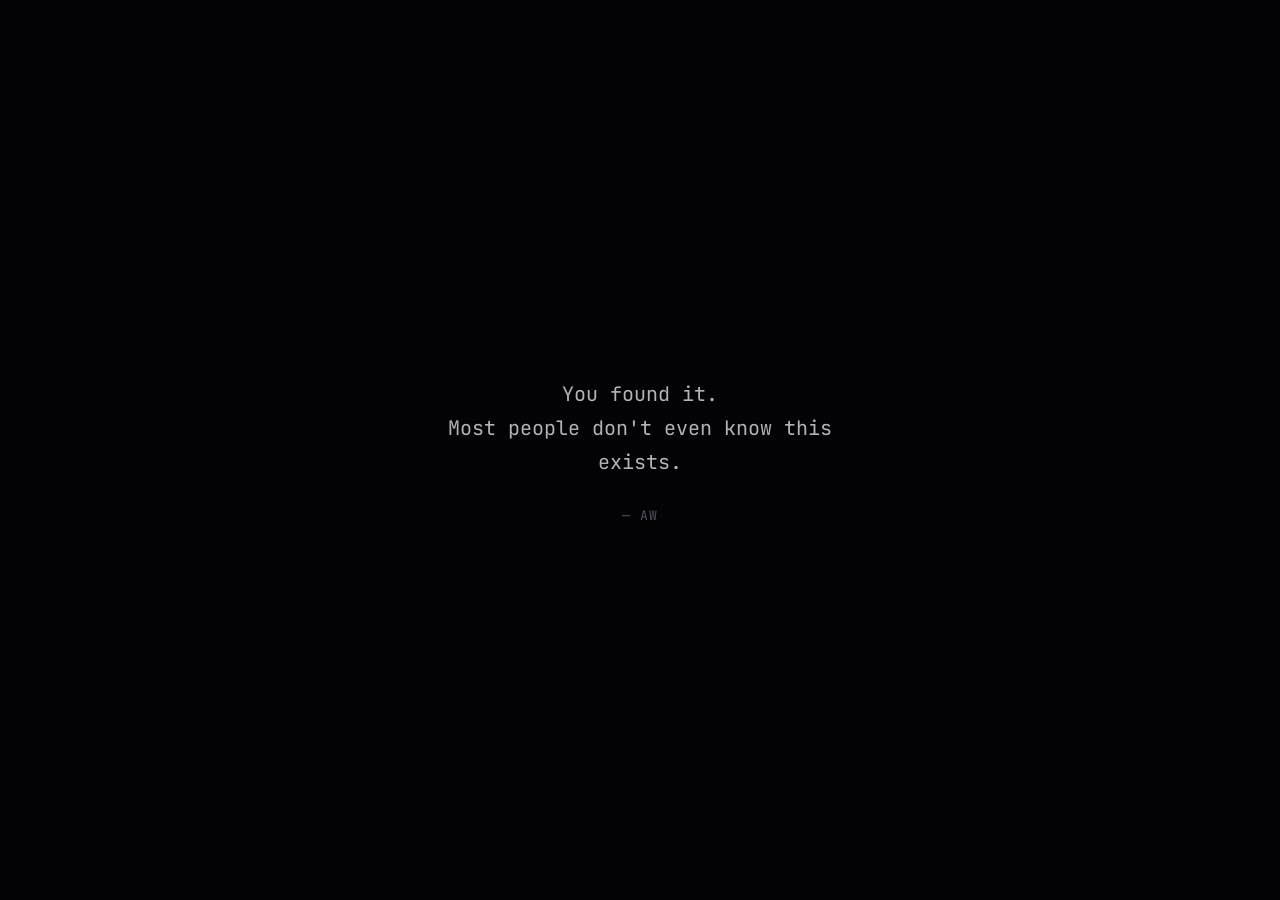
<file: nowhere/index.html>
<!DOCTYPE html>
<html lang="en">
<head>
  <meta charset="UTF-8">
  <meta name="viewport" content="width=device-width, initial-scale=1.0">
  <title>???</title>
  <meta name="robots" content="noindex, nofollow">
  <link href="https://fonts.googleapis.com/css2?family=JetBrains+Mono:wght@400;500;600&display=swap" rel="stylesheet">
  <meta name="theme-color" content="#030305">
  <link rel="icon" href="data:image/svg+xml,<svg xmlns='http://www.w3.org/2000/svg' viewBox='0 0 32 32'><rect width='32' height='32' rx='6' fill='%23030305'/><text x='50%25' y='55%25' dominant-baseline='middle' text-anchor='middle' fill='%23a1a1aa' font-family='monospace' font-size='13' font-weight='bold'>AW</text></svg>">
  <style>
    * { box-sizing: border-box; margin: 0; padding: 0; }
    body {
      background: #030305;
      color: #f4f4f7;
      font-family: 'JetBrains Mono', monospace;
      display: flex;
      align-items: center;
      justify-content: center;
      min-height: 100vh;
      min-height: 100dvh;
      padding: 24px;
      text-align: center;
    }
    .msg {
      max-width: 440px;
      opacity: 0;
      animation: fadeIn 2s ease 0.5s forwards;
    }
    .line1 {
      font-size: clamp(1rem, 3vw, 1.25rem);
      color: rgba(255, 255, 255, 0.7);
      line-height: 1.7;
      margin-bottom: 28px;
    }
    .sig {
      font-size: 0.82rem;
      color: #52525f;
      letter-spacing: 0.06em;
    }
    @keyframes fadeIn { to { opacity: 1; } }
  </style>
</head>
<body>
  <div class="msg">
    <p class="line1">You found it.<br>Most people don't even know this exists.</p>
    <p class="sig">&mdash; AW</p>
  </div>
</body>
</html>
</file>
<file: studio.css>
/* Monochrome field notes. Existing functionality remains in index.html. */
:root{--bg:#030305;--surface:#0a0a0d;--text:#f4f4f7;--text-muted:#a1a1ad;--text-dim:#93939f;--line:rgba(228,228,235,.15);--ease:cubic-bezier(.16,1,.3,1)}
html{scroll-padding-top:108px}
body{background-image:none;cursor:auto!important}
a,button{cursor:pointer!important}
button,input,textarea{font:inherit}
button{color:inherit}
::selection{background:#e4e4e7;color:#030305}
:focus-visible{outline:2px solid #e4e4e7;outline-offset:6px}
p{max-width:65ch}
.container{max-width:1400px;padding-inline:64px}
.navbar{padding:18px 0;background:rgba(3,3,5,.92);border-color:var(--line)}
.brand-logo{font-size:.8rem;letter-spacing:.03em}
.brand-tag{display:none}
.brand .pulse-dot{width:6px;height:6px;box-shadow:none}
.nav-links{gap:24px}
.nav-links a{font-size:.72rem;display:inline-flex;align-items:center;min-height:44px}
.nav-btn{font-size:.68rem;border-radius:0;padding:12px 16px;border-color:#6b6b76;white-space:nowrap}
.menu-toggle{display:none;background:transparent;border:1px solid var(--line);padding:10px 14px;min-height:44px;font-family:var(--font-mono);font-size:.7rem}
.skip-link{position:fixed;left:20px;top:-100px;z-index:100001;background:var(--text);color:var(--bg);padding:14px}
.skip-link:focus{top:16px}
#ambient-canvas{opacity:.36}
.grain-overlay{opacity:.025}
.vignette{background:radial-gradient(ellipse at 75% 14%,transparent,rgba(3,3,5,.5) 65%)}
.hero{padding:54px 0 0;overflow:hidden}
.hero-topline{display:flex;justify-content:space-between;align-items:center;border-bottom:1px solid var(--line);padding-bottom:22px;margin-bottom:54px;font:10px var(--font-mono);letter-spacing:.1em;color:var(--text-muted)}
.status-chip{border:0;border-radius:0;background:none;padding:0;margin:0;font-size:10px;letter-spacing:.09em}
.status-chip .pulse-dot{width:5px;height:5px;box-shadow:none}
.hero-layout{display:grid;grid-template-columns:1.2fr 1fr;gap:16px;position:relative}
.hero-copy{position:relative;z-index:2;min-width:0}
.hero h1{font-size:clamp(72px,8.8vw,126px);font-weight:500;line-height:.93;letter-spacing:-.075em;margin:0 0 26px}
.hero h1 .surname{display:block;color:#a1a1aa}
.hero h1 .silver-gradient{display:block;background:none;-webkit-text-fill-color:var(--text);color:var(--text);font-size:clamp(19px,2.1vw,29px);letter-spacing:-.035em;font-weight:400;line-height:1.4;margin-top:28px}
.hero-sub{font-size:9px;letter-spacing:.08em;margin-bottom:16px;color:#a1a1aa;line-height:1.8;font-weight:400}
.hero-desc{font-size:14px;line-height:1.85;max-width:44ch;min-height:78px;margin-bottom:24px}
.hero-actions{gap:12px;margin-bottom:52px}
.btn-primary,.btn-secondary{border-radius:0;min-height:48px;padding:13px 20px;font-size:11px;gap:28px;font-weight:500;transition:transform .3s var(--ease),opacity .3s var(--ease)}
.btn-primary{background:#e4e4e7;border-color:#e4e4e7}
.btn-secondary{background:none;border-color:#55555e}
.btn-primary:hover,.btn-secondary:hover{transform:translateY(-3px);box-shadow:none}
button:active,.btn-primary:active,.btn-secondary:active{transform:translateY(1px)}
.orbital{position:relative;align-self:center;margin-top:-60px;aspect-ratio:1;pointer-events:none;min-width:0}
.orbital svg{width:112%;max-width:none;margin-left:-6%;height:auto;overflow:visible}
.orbital-halo{position:absolute;inset:17%;border-radius:50%;background:radial-gradient(circle,rgba(180,180,204,.07),transparent 70%)}
.orbital-label{position:absolute;font:9px var(--font-mono);letter-spacing:.08em;color:var(--text-muted)}
.orbital-label.top{top:3%;left:11%}.orbital-label.bottom{bottom:2%;right:3%;text-align:right;line-height:1.9}
.orbit-motion{transform-origin:300px 300px;animation:orbit-drift 24s ease-in-out infinite alternate}
@keyframes orbit-drift{from{transform:rotate(-8deg)}to{transform:rotate(14deg)}}
.hero-footnote{font:9px var(--font-mono);color:var(--text-dim);letter-spacing:.1em;display:flex;justify-content:space-between;align-items:center;margin-bottom:23px}
.command-trigger{background:none;border:0;font:inherit;color:var(--text-muted);min-height:44px;letter-spacing:inherit}
.command-trigger kbd{border:1px solid #55555e;padding:5px 7px;margin-left:9px;font:inherit}
.stats-strip{gap:0;padding:0;border-top:1px solid var(--line);border-bottom:1px solid var(--line);grid-template-columns:repeat(4,minmax(0,1fr))}
.stat-card{background:none;border:0;border-radius:0;padding:27px 22px;backdrop-filter:none;transform:none!important}
.stat-card:first-child{padding-left:0}.stat-card+.stat-card{border-left:1px solid var(--line)}
.stat-num{font-size:11px;font-weight:500;letter-spacing:.03em;margin-bottom:7px}
.stat-label{font-size:9px;letter-spacing:.05em;color:var(--text-muted)}
section{padding:116px 0;scroll-margin-top:12px}
.section-kicker{font-size:9px;letter-spacing:.12em;margin-bottom:25px;color:var(--text-muted)}
.section-kicker::before{width:auto;height:auto;background:none;content:'01 /';margin-right:10px;color:#e4e4e7}
#projects .section-kicker::before{content:'02 /'}#terminal .section-kicker::before{content:'03 /'}#toolkit .section-kicker::before{content:'04 /'}
.section-title{font-size:clamp(36px,4vw,58px);font-weight:500;letter-spacing:-.055em;line-height:1.12;max-width:15ch}
.section-header{margin-bottom:46px}
#about>.container{display:grid;grid-template-columns:.82fr 1.18fr;gap:80px}
.whoami-intro{font-size:14px;line-height:1.9;margin-top:28px;max-width:39ch}
.about-grid{display:block;border-top:1px solid var(--line)}
.about-card{border:0;border-bottom:1px solid var(--line);background:none;border-radius:0;padding:26px 0 30px;backdrop-filter:none;transform:none!important;box-shadow:none!important}
.about-card::before{display:none}.about-card:hover{background:none}
.about-kicker{font-size:9px;color:var(--text-dim);margin-bottom:13px}
.about-title{font-size:18px;line-height:1.5;font-weight:500;letter-spacing:-.03em;max-width:34ch}
.about-desc{font-size:12px;line-height:1.9;max-width:57ch}
.invisible-ink-wrap{padding:45px 0;border-block:1px solid var(--line);position:relative;z-index:1}
.invisible-ink-inner{padding:28px 0;text-align:left}
.invisible-ink-hint{font-size:9px;letter-spacing:.1em;color:var(--text-muted)}
.invisible-ink-quote{font-size:clamp(22px,3.2vw,44px);font-weight:400;line-height:1.4;letter-spacing:-.04em}
.invisible-ink-cite{font-size:11px}
#projects .section-header{display:flex;gap:40px;justify-content:space-between;align-items:start}
#projects .section-kicker{min-width:190px;padding-top:12px}
#projects .section-title{max-width:17ch;margin-right:8%}
.projects-grid{grid-template-columns:1fr 1fr;gap:22px}
.project-card{border:1px solid var(--line);border-radius:2px;background:#08080b;padding:34px;backdrop-filter:none;box-shadow:none!important;transition:transform .4s var(--ease)}
.project-card:first-child{grid-column:1/-1;display:grid;grid-template-columns:1.1fr 1fr;gap:28px 70px;padding:48px}
.project-card:first-child>div:first-child{grid-column:1;grid-row:1}
.project-card:first-child .repo-btn-wrap{grid-column:1;grid-row:2;justify-self:start}
.project-card:first-child .project-visual{grid-column:2;grid-row:1/3;align-self:center;min-width:0}
.project-card:first-child .project-title{font-size:40px;font-weight:500;letter-spacing:-.055em}
.project-tag{font-size:8px;border:0;background:none;padding:0;border-radius:0;color:var(--text-muted);letter-spacing:.07em;margin-bottom:22px}
.project-tag.active{background:none;color:#e4e4e7}
.project-title{font-size:23px;font-weight:500;line-height:1.4;letter-spacing:-.04em}
.project-desc{font-size:12px;line-height:1.9;margin-bottom:24px}
.project-tech{gap:7px;margin-bottom:18px}
.tech-pill{font-size:9px;padding:5px 8px;border-radius:0;background:none}
.coming-soon-chip{transform:none;position:static;order:2;background:none;color:var(--text-dim);border:0;box-shadow:none;font-size:8px;padding:0 0 0 15px}
.repo-btn-wrap:hover .coming-soon-chip{transform:none;box-shadow:none}
.repo-action-btn{border-radius:0;font-size:10px;min-height:44px;background:none;padding:12px 17px}
.project-link.wip{font-size:9px;color:var(--text-muted);margin-top:18px;padding-top:17px;border-top:1px solid var(--line)}
.project-visual{position:relative;aspect-ratio:1.45;background-image:linear-gradient(var(--line) 1px,transparent 1px),linear-gradient(90deg,var(--line) 1px,transparent 1px);background-size:42px 42px;border:1px solid var(--line);overflow:hidden}
.project-visual svg{position:absolute;inset:20% 6% 15%;width:88%;height:65%}
.plot-label{position:absolute;top:14px;left:14px;font:8px var(--font-mono);color:var(--text-muted);letter-spacing:.05em}
.plot-caption{position:absolute;bottom:12px;right:14px;font:8px var(--font-mono);color:var(--text-muted)}
#terminal{border-block:1px solid var(--line);background:rgba(10,10,13,.45)}
#terminal>.container{display:grid;grid-template-columns:.65fr 1.35fr;gap:75px;align-items:center}
.terminal-note{font:11px/1.9 var(--font-mono);color:var(--text-muted);margin-top:24px;max-width:24ch}
.terminal-wrap{border-color:#35353e;border-radius:4px;background:#08080b;box-shadow:0 20px 80px rgba(3,3,5,.5);min-width:0}
.term-header{padding:16px;background:#111115}.term-title{font-size:8px;letter-spacing:0;color:var(--text-muted)}
.term-body{font-size:10px;line-height:1.9;padding:26px;overflow-wrap:anywhere}
.term-line{margin-bottom:12px}.term-btn{width:7px;height:7px}
.skills-categories{display:block;border-top:1px solid var(--line)}
.skill-cat{display:grid;grid-template-columns:280px 1fr;gap:24px;padding:30px 0;background:none;border:0;border-bottom:1px solid var(--line);border-radius:0;backdrop-filter:none;align-items:start}
.skill-cat-title{font-size:11px;letter-spacing:.04em;margin:8px 0;font-weight:400}
.skill-tags{gap:10px}.skill-pill{font-size:10px;border-radius:0;background:none;padding:8px 12px}
#who-are-you{padding-top:40px}
.transmit-box{display:grid;grid-template-columns:1fr 1fr;gap:80px;padding:58px 48px;background:#0a0a0d;border:1px solid var(--line);border-radius:2px;max-width:none}
.transmit-box::before{display:none}
.transmit-header{text-align:left;margin:0}
.transmit-kicker{font-size:9px;letter-spacing:.08em;margin-bottom:30px;color:var(--text-muted)}
.transmit-title{font-size:clamp(36px,4vw,54px);font-weight:400;letter-spacing:-.055em;line-height:1.1;max-width:8ch;margin-bottom:26px}
.transmit-desc{font-size:13px;line-height:1.9;margin:0;max-width:37ch}
.transmit-label{font-size:8px;letter-spacing:.04em;color:var(--text-muted)}
.transmit-input,.transmit-textarea{border:0;border-bottom:1px solid #5c5c67;border-radius:0;background:transparent;font-size:12px;padding:14px 0;color:var(--text)}
.transmit-input:focus,.transmit-textarea:focus{box-shadow:none;border-color:#e4e4e7}
.transmit-textarea{min-height:120px;resize:vertical}.transmit-btn{font-size:10px;border-radius:0;min-height:46px;padding:13px 20px;background:#e4e4e7}
.transmit-counter{font-size:9px;color:var(--text-muted)}
.transmit-status{font-size:11px;line-height:1.8}
#contact{padding-top:20px;padding-bottom:90px}
.contact-card{border:0;border-radius:0;background:none;padding:0;text-align:left;backdrop-filter:none;transform:none!important}
.contact-card h2{font-size:clamp(42px,6.4vw,88px);font-weight:400;letter-spacing:-.065em;line-height:1.12;max-width:14ch;margin-bottom:28px}
.contact-card p{margin:0 0 36px;font-size:14px;line-height:1.8;max-width:43ch}
.contact-links{justify-content:flex-start;gap:12px}
footer{padding:30px 0;font-size:9px;border-color:var(--line)}
.footer-inner{gap:22px}#footer-clock{font-size:10px}
.cmd-card,.kb-card{border-radius:4px;border-color:#55555f;background:#0a0a0d}
.cmd-item{min-height:44px}.cmd-item.selected{background:#222229}
.cmd-input{color:var(--text)}.cmd-close{min-height:44px;min-width:44px;background:none;border:0;color:var(--text-muted);font:10px var(--font-mono)}
#toast{border-radius:0;max-width:calc(100% - 40px);font-size:11px;line-height:1.7}
#boot-skip-btn{background:transparent;color:var(--text-muted);border:1px solid var(--line);position:absolute;top:20px;right:20px;min-height:44px;padding:10px;font:10px var(--font-mono)}
.custom-cursor-dot,.custom-cursor-ring{display:none!important}
@media(min-width:1600px){.hero{padding-top:70px}.hero-topline{margin-bottom:70px}.hero-layout{gap:70px}}
@media(max-width:1100px){.container{padding-inline:36px}.nav-links{gap:15px}.nav-links a{font-size:10px}.nav-btn{display:none}.hero h1{font-size:92px}#about>.container{gap:48px}.project-card:first-child{gap:25px;padding:32px}#terminal>.container{gap:35px}.transmit-box{gap:40px;padding:40px}.orbital{margin-top:-80px}.hero-sub{max-width:32ch}}
@media(max-width:760px){html{scroll-padding-top:100px}.container{padding-inline:22px}.navbar{padding:12px 0}.brand-logo{font-size:11px}.menu-toggle{display:block}.nav-inner{flex-wrap:wrap}.nav-links{display:none;width:100%;padding-top:16px;gap:0;grid-template-columns:1fr 1fr}.nav-links.is-open{display:grid}.nav-links a{min-height:44px;font-size:12px}.hero{padding-top:28px}.hero-topline{margin-bottom:36px;gap:20px}.hero-location{display:none}.status-chip{font-size:8px}.hero-layout{grid-template-columns:1fr}.hero h1{font-size:clamp(72px,18vw,112px)}.hero h1 .silver-gradient{font-size:25px}.hero-sub{max-width:none;font-size:8px}.hero-desc{font-size:13px;min-height:0;margin-bottom:25px}.hero-actions{margin-bottom:12px;gap:10px}.btn-primary,.btn-secondary{font-size:10px;gap:16px;padding:12px 16px}.orbital{width:min(85%,390px);margin:0 auto 22px;grid-row:2}.hero-footnote{font-size:8px;margin-bottom:12px}.command-trigger{font-size:8px}.stats-strip{grid-template-columns:1fr 1fr}.stat-card{padding:21px 14px!important}.stat-card:nth-child(odd){border-left:0;padding-left:0!important}.stat-card:nth-child(n+3){border-top:1px solid var(--line)}.stat-num{font-size:10px}.stat-label{font-size:8px}section{padding:75px 0}.section-title{font-size:40px}.section-kicker{margin-bottom:20px}#about>.container{grid-template-columns:1fr;gap:4px}.whoami-intro{max-width:45ch}.about-title{font-size:18px}.about-desc{font-size:13px}.invisible-ink-wrap{padding:20px 0}.invisible-ink-quote{font-size:25px}#projects .section-header{display:block}#projects .section-title{margin:0;max-width:17ch}.projects-grid{grid-template-columns:1fr;gap:16px}.project-card:first-child{display:flex;grid-column:auto;gap:24px;padding:26px}.project-card{padding:26px}.project-card:first-child .project-title{font-size:32px}.project-visual{width:100%;order:1}.project-card:first-child .repo-btn-wrap{order:2;align-self:start}.project-desc{font-size:13px}.project-tag{font-size:8px}.project-title{font-size:24px}#terminal>.container{grid-template-columns:1fr;gap:0}.terminal-note{max-width:none;margin-top:20px}.term-body{padding:20px;font-size:10px}.term-title{font-size:7px}.skill-cat{grid-template-columns:1fr;gap:12px;padding:24px 0}.skill-pill{font-size:10px}.transmit-box{grid-template-columns:1fr;gap:32px;padding:28px 22px}.transmit-title{font-size:44px;max-width:10ch}.transmit-desc{font-size:13px;max-width:none}.transmit-label{font-size:8px}.transmit-actions{gap:14px}.transmit-btn{font-size:10px}.contact-card h2{font-size:50px}.contact-links{flex-direction:column;align-items:stretch}.contact-links>*{justify-content:space-between;font-size:10px;overflow-wrap:anywhere}.footer-inner{align-items:flex-start;flex-direction:column}.cmd-card,.kb-card{width:calc(100% - 32px);max-height:80dvh;overflow:auto}.cmd-input-wrap{padding:14px}.cmd-input{min-width:0;font-size:13px}.cmd-item{padding:12px 16px;font-size:11px}}
@media(prefers-reduced-motion:reduce){html{scroll-behavior:auto}*,*::before,*::after{animation:none!important;transition:none!important}.reveal-item,.term-hidden{opacity:1!important;transform:none!important;filter:none!important}.orbital .orbit-motion{animation:none}.invisible-ink-quote,.invisible-ink-cite{filter:none!important;opacity:1!important}#glitch-overlay{display:none}}

/* Invisible ink stays discoverable and supports keyboard readers. */
.invisible-ink-inner{border-radius:0}.invisible-ink-quote{margin:0;max-width:34ch;color:#555560}.invisible-ink-cite{color:var(--text-muted)}
.invisible-ink-wrap:hover .invisible-ink-hint,.invisible-ink-wrap.revealed .invisible-ink-hint{color:var(--text-muted)}
.invisible-ink-wrap:focus-visible .invisible-ink-quote{color:var(--text)}
@media(prefers-reduced-motion:reduce){.invisible-ink-quote,.invisible-ink-cite{color:var(--text)}}
</file>
